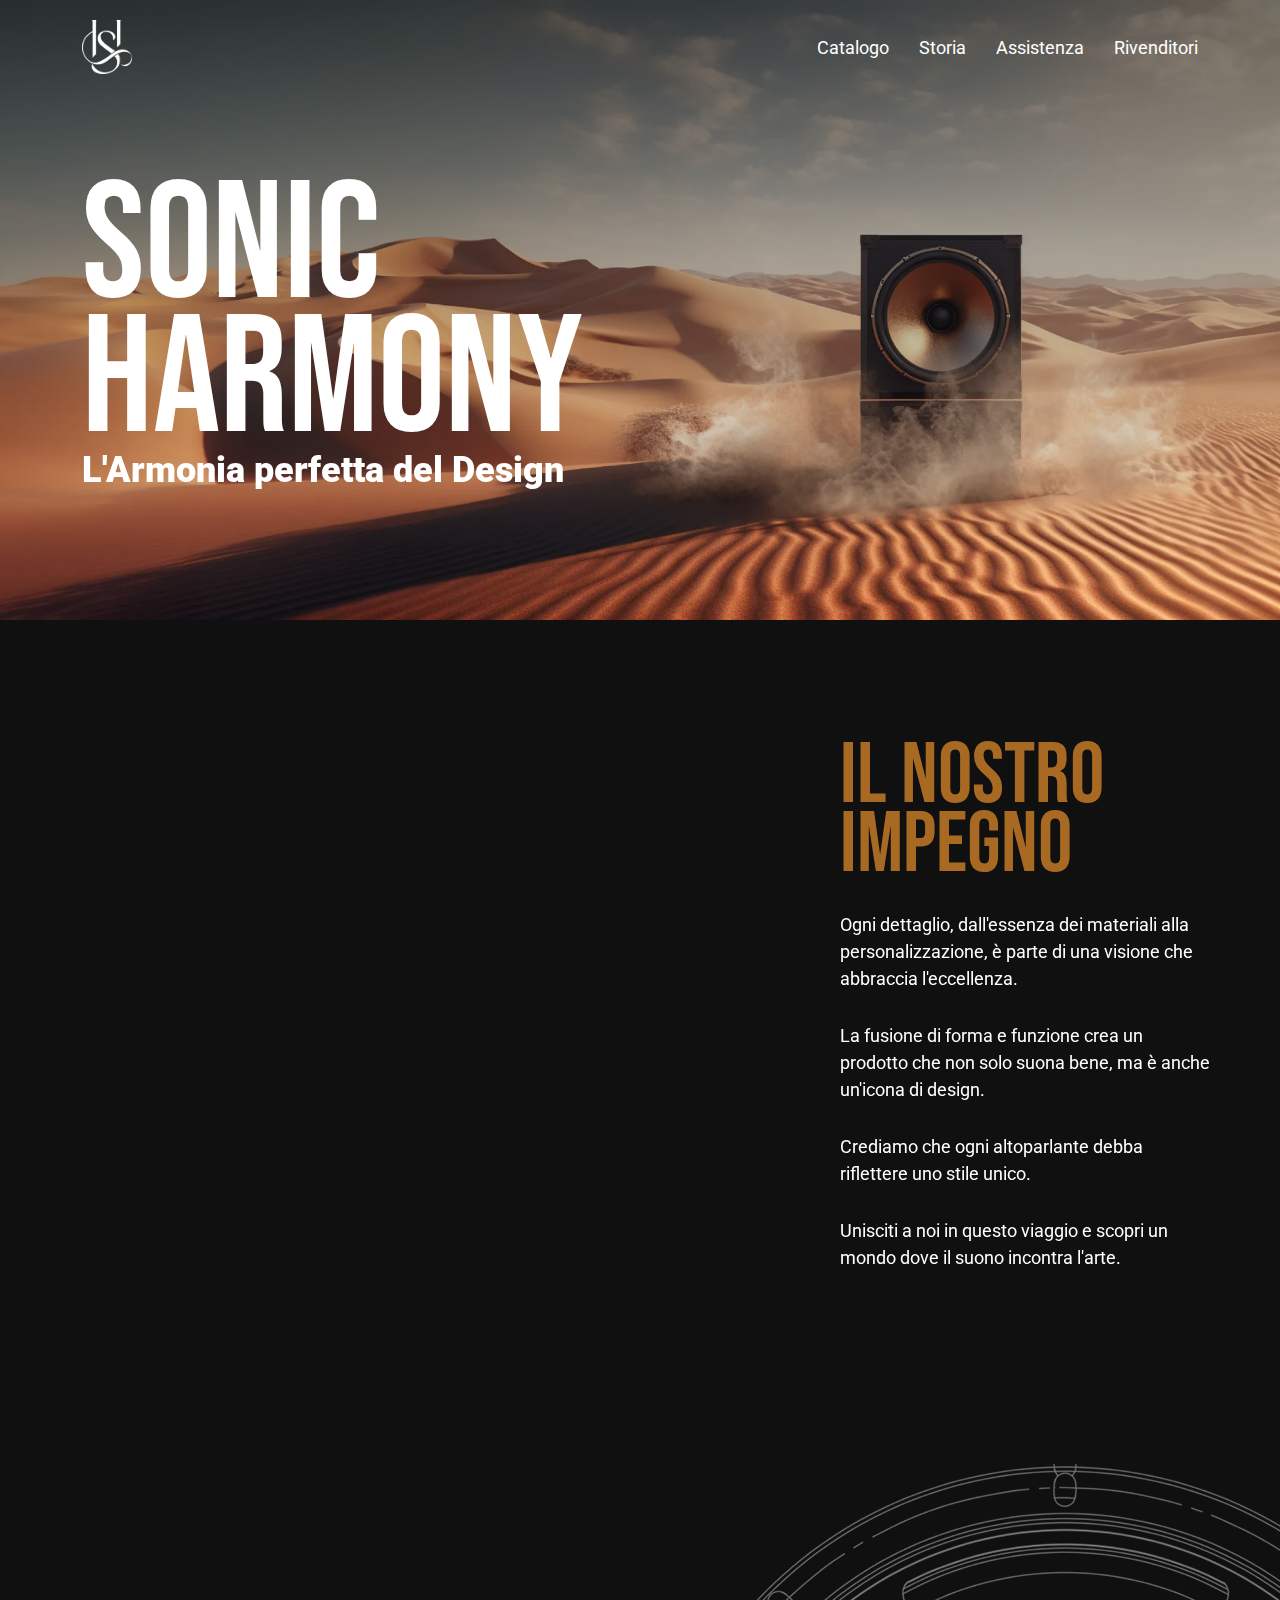
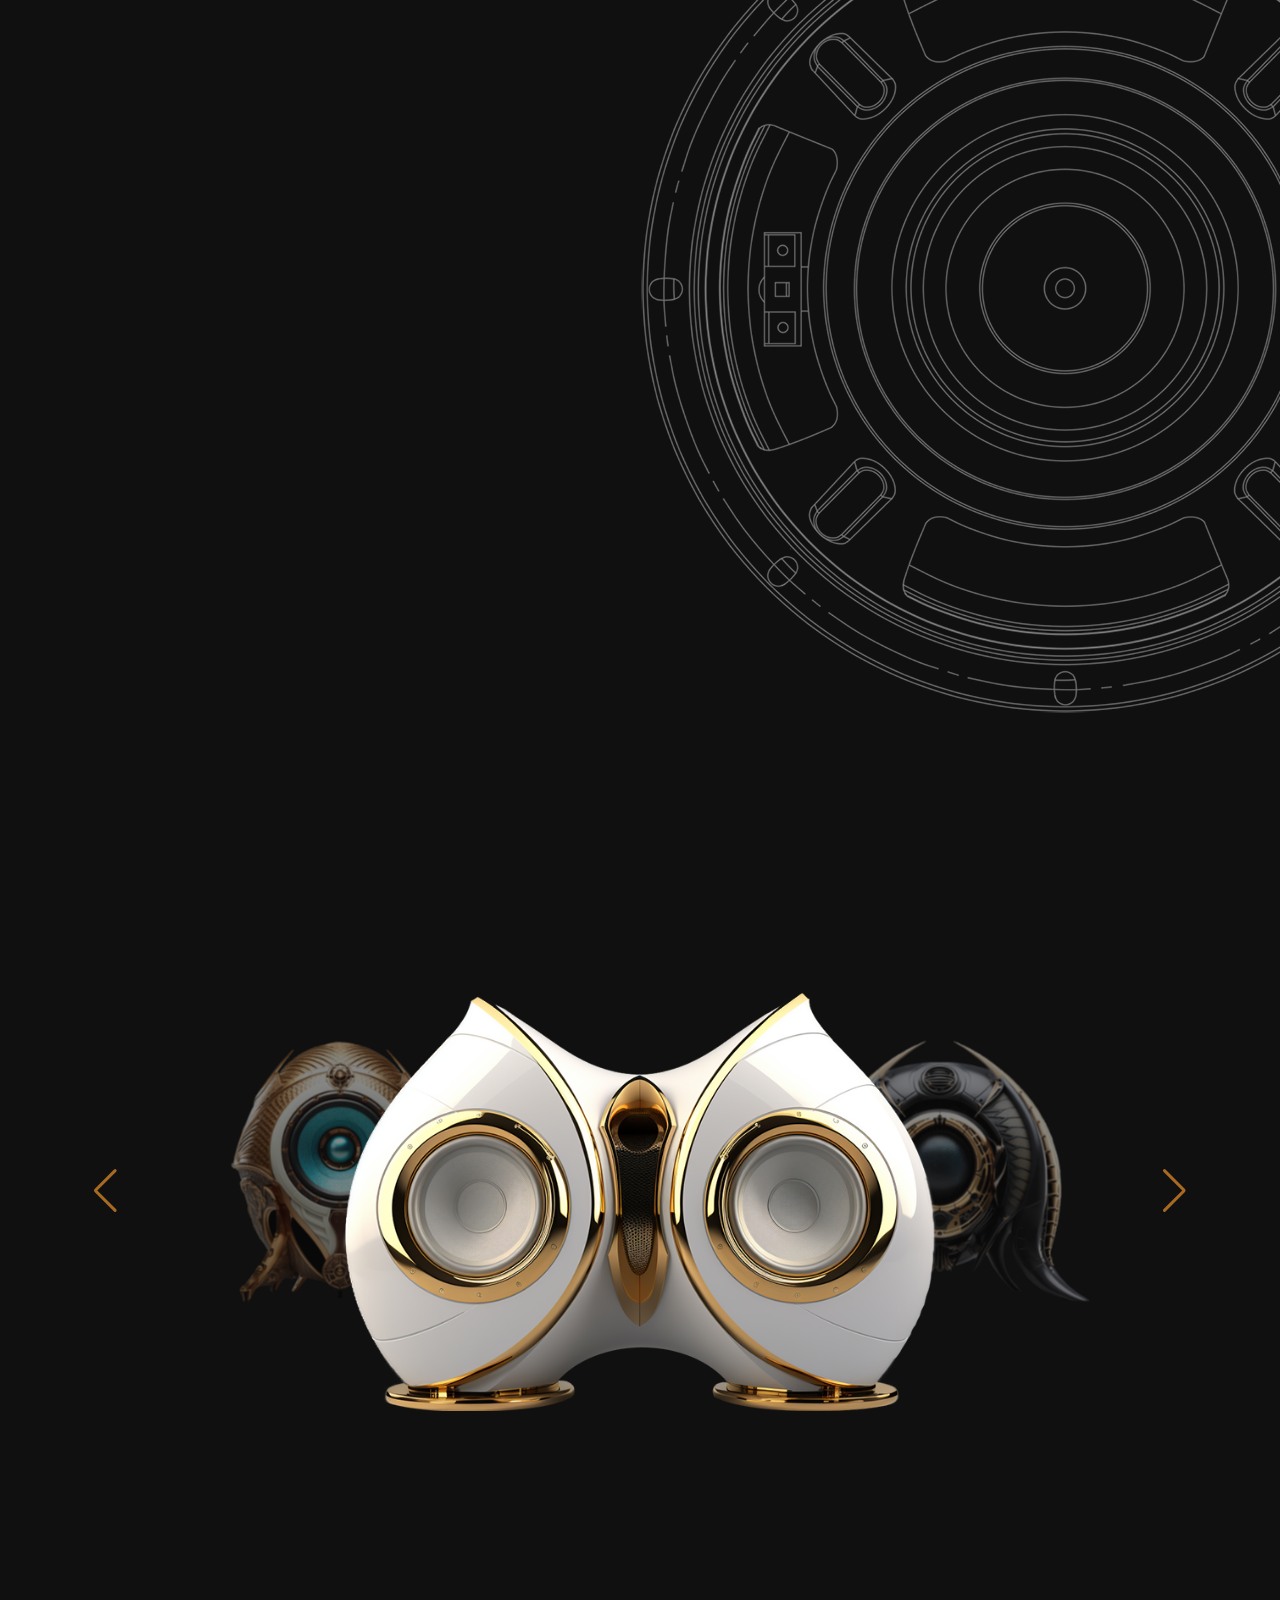
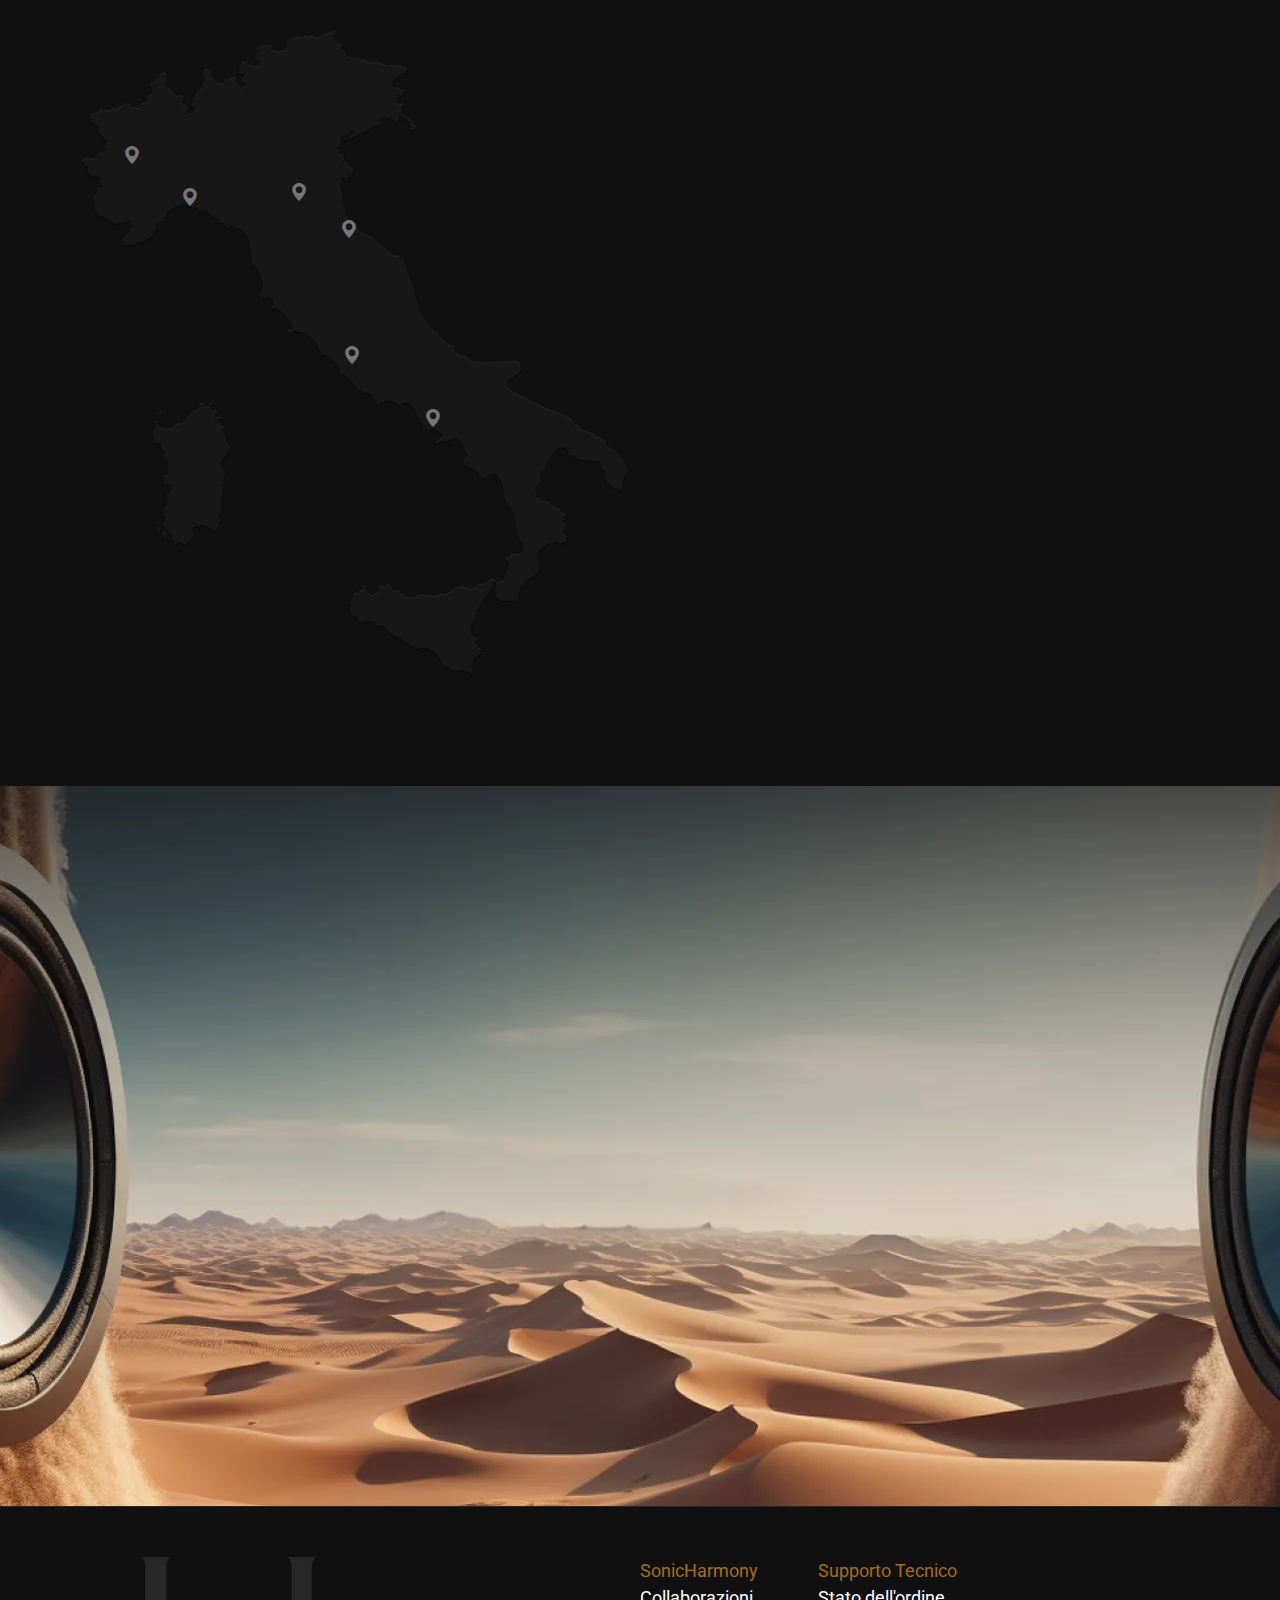
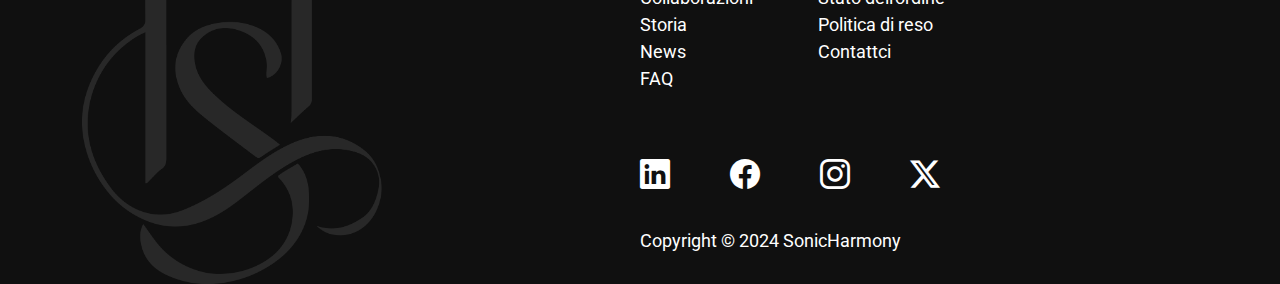
<file: SH/index.html>
<!doctype html>
<html lang="it">
<head>
<meta charset="utf-8">
<meta name="viewport" content="width=device-width, initial-scale=1">
<title>SonicHarmony - Home</title>
<meta name="title" property="og:title" content="SonicHarmony">
<meta name="description" property="og:description" content="Esplora il mondo dell'audio con i nostri altoparlanti dal design unico. Ogni suono è frutto di passione e ricerca, per offrirti un'esperienza indimenticabile. Scopri la bellezza del suono distintivo e innovativo che abbiamo creato per te.">
<meta name="author" content="Salvatore Petraglia">
<meta property="og:type" content="website">
<meta property="og:url" content="https://www.salvatorepetraglia.com/SonicHarmony">
<meta property="og:image" content="https://www.salvatorepetraglia.com/SonicHarmony/img/OpenGraph.png">
<link rel="icon" type="image/png" sizes="32x32" href="Favicons/favicon-32x32.png">
<link rel="icon" type="image/png" sizes="96x96" href="Favicons/favicon-96x96.png">
<link rel="icon" type="image/png" sizes="16x16" href="Favicons/favicon-16x16.png">
<link href="https://cdn.jsdelivr.net/npm/bootstrap@5.3.3/dist/css/bootstrap.min.css" rel="stylesheet" integrity="sha384-QWTKZyjpPEjISv5WaRU9OFeRpok6YctnYmDr5pNlyT2bRjXh0JMhjY6hW+ALEwIH" crossorigin="anonymous">
<link rel="stylesheet" href="https://cdn.jsdelivr.net/npm/swiper@11/swiper-bundle.min.css"/>
<link rel="preconnect" href="https://fonts.googleapis.com">
<link rel="preconnect" href="https://fonts.gstatic.com" crossorigin>
<link href="https://fonts.googleapis.com/css2?family=Bebas+Neue&family=Roboto:wght@400;500;700&family=Zen+Dots&display=swap" rel="stylesheet">
<link rel="stylesheet" href="https://cdn.jsdelivr.net/npm/swiper@11/swiper-bundle.min.css"/>
<link href="https://unpkg.com/aos@2.3.1/dist/aos.css" rel="stylesheet">
<link href="css/main.css" rel="stylesheet" type="text/css">
</head>
<body>
<header class="position-absolute t-0 s-0 w-100 z-2">
  <div id="hamburger" class="position-fixed d-flex d-lg-none"> <span></span> <span></span> <span></span> </div>
  <div id="wrapper-menu" class="w-100 d-flex d-lg-none justify-content-center align-items-center">
    <nav>
      <ul class="list-unstyled">
        <li><a href="catalogo.html" title="Sfoglia il Catalogo">Catalogo</a></li>
        <li><a href="storia.html" title="La Nostra Storia">Storia</a></li>
        <li><a data-bs-toggle="offcanvas" href="#staticBackdrop" role="button" aria-controls="staticBackdropLabel" title="Supporto Tecnico">Assistenza</a></li>
        <li><a href="rivenditori.html" title="Trova un Rivenditore">Rivenditori</a></li>
      </ul>
    </nav>
  </div>
  <div id="menu" class="container d-flex justify-content-between align-items-center"> <a href= "#" class="logo"><img src="img/Logo.png" alt="logo" title="logo"/></a>
    <nav>
      <ul class="d-none d-lg-flex list-unstyled mb-0">
        <li><a href="catalogo.html" title="Sfoglia il Catalogo">Catalogo</a></li>
        <li><a href="storia.html" title="La Nostra Storia">Storia</a></li>
        <li><a data-bs-toggle="offcanvas" href="#staticBackdrop" role="button" aria-controls="staticBackdropLabel"  title="Supporto Tecnico">Assistenza</a></li>
        <li><a href="rivenditori.html" title="Trova un Rivenditore">Rivenditori</a></li>
      </ul>
    </nav>
  </div>
  <div class="offcanvas offcanvas-start" data-bs-backdrop="static" tabindex="-1" id="staticBackdrop" aria-labelledby="staticBackdropLabel">
    <div class="offcanvas-header">
      <h5 class="offcanvas-title" id="staticBackdropLabel">Contatti</h5>
      <button type="button" class="btn-close" data-bs-dismiss="offcanvas" aria-label="Close"></button>
    </div>
    <div class="offcanvas-body">
      <div>
        <nav>
          <ul class="list-unstyled">
            <li><i class="bi bi-telephone"></i>800 001 002</li>
            <li><i class="bi bi-chat"></i> Scrivici
              <form>
                <input type="text" name="nome" placeholder=" Nome">
                <input type="email" name="email" placeholder=" E-mail">
                <textarea name="richiesta" placeholder=" Descrivi la tua esperienza..."></textarea>
                <input class="btn btn-warning w-100" type="submit" name="invia" value="Invia">
              </form>
            </li>
          </ul>
        </nav>
      </div>
    </div>
  </div>
</header>
<main>
  <section id="hero-homepage" class="homepage container-fluid gx-0">
    <div id="ombra"></div>
    <img id="frame" src="img/hero-homepage.webp" alt="speaker-homepage" title="speaker-homepage"/>
    <div class="titolo container position-relative">
      <h1 data-aos="fade-right" data-aos-duration="1000">Sonic<br class="d-block d-sm-none d-md-block">
        Harmony</h1>
      <h4 data-aos="fade-right" data-aos-duration="1000" data-aos-delay="300">L'Armonia perfetta del Design</h4>
    </div>
  </section>
  <section id="primo-verso">
    <div class="container">
      <div class="testi-dx col col-xl-6">
        <div class="col col-xl-8" data-aos="fade-up" data-aos-anchor-placement="top-bottom" data-aos-duration="1000">
          <h2>Il nostro impegno</h2>
          <p>Ogni dettaglio, dall'essenza dei materiali alla personalizzazione, è parte di una visione che abbraccia l'eccellenza.</p>
          <p>La fusione di forma e funzione crea un prodotto che non solo suona bene, ma è anche un'icona di design.</p>
          <p>Crediamo che ogni altoparlante debba riflettere uno stile unico.</p>
          <p>Unisciti a noi in questo viaggio e  scopri un mondo dove il suono incontra l'arte.</p>
        </div>
        <div class="designer-tab col d-xl-none" data-aos="zoom-in" data-aos-anchor-placement="top-bottom" data-aos-duration="1000"><img src="img/Tablet-Homepage-Section1.webp" class="w-100" alt="designer" title="designer"/></div>
        <div id="bottone-pv" data-aos="zoom-in" data-aos-anchor-placement="top-bottom" data-aos-duration="1000"> <a href="storia.html" class="btn btn-warning">Scopri di più</a></div>
      </div>
      <div id="contenitore-designer" data-aos="fade-right" data-aos-anchor-placement="top-center" data-aos-duration="1000">
        <div class="designer d-none d-xl-flex"><img src="img/Desktop-Homepage-Section1.webp" alt="Designer" title="Designer"/></div>
      </div>
    </div>
  </section>
  <section id="secondo-verso" class="overflow-hidden">
    <div class="cone container">
      <div class="testi-sin container col col-xl-6">
        <div class="col col-xl-8">
          <h2 data-aos="fade-right" data-aos-duration="1000">Innovazione e design</h2>
          <div data-aos="fade-right" data-aos-duration="1000">
            <h3>Wireless Intelligente:</h3>
            <p>Per connettività stabile ad alta velocità.</p>
            <h3>Intelligenza Artificiale (IA):</h3>
            <p>Per ottimizzazione automatica delle impostazioni audio.</p>
            <h3>Compatibilità Multipiattaforma:</h3>
            <p>Per un'interazione fluida con diversi dispositivi e piattaforme.</p>
            <h3>Controlli touch e comandi vocali:</h3>
            <p>Per un'interfaccia utente intuitiva e accessibile.</p>
          </div>
          <div class="cono-tab d-flex d-xl-none"><img src="img/disegno speaker_bianco.png" alt="cono" title="cono"/> </div>
          <div id="bottone-sv" data-aos="zoom-in" data-aos-anchor-placement="top-bottom" data-aos-duration="1000"><a href="catalogo.html" class="btn btn-warning">Sfoglia il Catalogo</a> </div>
        </div>
      </div>
      <div class="cono d-none d-xl-flex"><img src="img/disegno speaker_bianco.png" alt="cono" title="cono"/></div>
    </div>
  </section>
  <section id="carousel">
    <div class="container">
      <h2 class="text-center" data-aos="fade-up" data-aos-anchor-placement="top-bottom" data-aos-duration="1000">Nuova collezione</h2>
      <div class="swiper mySwiper">
        <div class="swiper-wrapper">
          <div class="swiper-slide"> <img src="img/Hootwave.png"  alt="immagine speaker" title="HootWave"/></div>
          <div class="swiper-slide"> <img src="img/XenoSonic.png"  alt="immagine speaker" title="XenoSonic"/></div>
          <div class="swiper-slide"> <img src="img/FaberG.png"  alt="immagine speaker" title="FaberG"/></div>
          <div class="swiper-slide"> <img src="img/Hootwave.png"  alt="immagine speaker" title="HootWave"/></div>
          <div class="swiper-slide"> <img src="img/XenoSonic.png"  alt="immagine speaker" title="XenoSonic"/></div>
          <div class="swiper-slide"> <img src="img/FaberG.png"  alt="immagine speaker" title="FaberG"/></div>
        </div>
        <div class="swiper-button-next"></div>
        <div class="swiper-button-prev"></div>
      </div>
      <div class="d-flex justify-content-center" data-aos="zoom-in" data-aos-anchor-placement="top-bottom" data-aos-duration="1000"> <a href="catalogo.html" class="btn btn-warning">Sfoglia il Catalogo</a> </div>
    </div>
  </section>
  <section id="rivenditori">
    <div class="container">
      <div class="row align-items-center d-block d-lg-flex flex-row justify-content-between">
        <div class="d-none d-md-block col-lg-6">
          <div id="mappa" class="position-relative"> <img src="img/Mappa.png" alt="mappa" class="d-none d-lg-flex w-100" title="mappa"/>
            <div id="napoli" class="puntatore position-absolute  d-none d-lg-flex" data-obiettivo="#uno"> <i class="bi bi-geo-alt-fill"></i>
              <div id="uno" class="city">Napoli</div>
            </div>
            <div id="roma" class="puntatore position-absolute  d-none d-lg-flex" data-obiettivo="#due"> <i class="bi bi-geo-alt-fill"></i>
              <div id="due" class="city">Roma</div>
            </div>
            <div id="sanmarino" class="puntatore position-absolute  d-none d-lg-flex" data-obiettivo="#tre"> <i class="bi bi-geo-alt-fill"></i>
              <div id="tre" class="city">San Marino</div>
            </div>
            <div id="bologna" class="puntatore position-absolute  d-none d-lg-flex" data-obiettivo="#quattro"> <i class="bi bi-geo-alt-fill"></i>
              <div id="quattro" class="city">Bologna</div>
            </div>
            <div id="genova" class="puntatore position-absolute  d-none d-lg-flex" data-obiettivo="#cinque"> <i class="bi bi-geo-alt-fill"></i>
              <div id="cinque" class="city">Genova</div>
            </div>
            <div id="torino" class="puntatore position-absolute  d-none d-lg-flex" data-obiettivo="#sei"> <i class="bi bi-geo-alt-fill"></i>
              <div id="sei" class="city">Torino</div>
            </div>
          </div>
        </div>
        <div class="col col-lg-5 text-center" data-aos="fade-up" placement="top-bottom" data-aos-duration="1000">
          <h2>TROVA RIVENDITORI</h2>
          <h4>Prova i tuoi altoparlanti<br>
            presso i nostri rivenditori.</h4>
          <a href="rivenditori.html" class="btn btn-warning">Trova la Rivendita</a></div>
      </div>
    </div>
  </section>
  <section id="offerta">
    <div class="container-fluid">
      <div class="testi-promo">
        <h2 data-aos="zoom-in" placement="top-bottom" data-aos-duration="1000">Maxi promozione!</h2>
        <h4 data-aos="zoom-in" placement="top-bottom" data-aos-duration="1000" data-aos-delay="200">Sconto del 15% su tutti gli<br>
          speakers del nostro catalogo.</h4>
        <div class="d-flex justify-content-center" data-aos="zoom-in" placement="top-bottom" data-aos-duration="1000" data-aos-delay="300"> <a href="catalogo.html" class="btn btn-warning">Sfoglia il Catalogo</a> </div>
      </div>
    </div>
  </section>
  <footer class="position-relative">
    <div class="container d-block d-md-flex align-items-top">
      <div id="logo-footer" class="d-none d-md-flex col col-md-6"> <img src="img/Logo.png" alt="logo" title="logo" /> </div>
      <div id="footer-dx" class="col col-md-6">
        <div class="testi-footer d-block d-md-flex">
          <div class="left-txt d-flex flex-column">
            <p>SonicHarmony</p>
            <a href="#">Collaborazioni</a> <a href="storia.html">Storia</a> <a href="#">News</a> <a href="#">FAQ</a> </div>
          <div class="right-txt d-flex flex-column">
            <p>Supporto Tecnico</p>
            <a href="rivenditori.html">Stato dell'ordine</a> <a href="#">Politica di reso</a> <a data-bs-toggle="offcanvas" href="#staticBackdrop" role="button" aria-controls="staticBackdropLabel">Contattci</a> </div>
        </div>
        <div id="social" class="d-flex"><a href="https://www.linkedin.com/"> <i class="bi bi-linkedin"></i></a><a href="https://www.facebook.com/"> <i class="bi bi-facebook"></i></a><a href="https://www.instagram.com/"> <i class="bi bi-instagram"></i></a><a href="https://twitter.com/"> <i class="bi bi-twitter-x"></i></a></div>
        <div id="copy">
          <p>Copyright © 2024 SonicHarmony</p>
        </div>
        <div id="logo-footer-tab" class="d-block d-md-none position-absolute"> <img src="img/Logo.png" class="w-100" alt="logo" title="logo" /> </div>
      </div>
    </div>
  </footer>
</main>
<script src="https://cdn.jsdelivr.net/npm/bootstrap@5.3.3/dist/js/bootstrap.bundle.min.js" integrity="sha384-YvpcrYf0tY3lHB60NNkmXc5s9fDVZLESaAA55NDzOxhy9GkcIdslK1eN7N6jIeHz" crossorigin="anonymous"></script> 
<script src="https://cdn.jsdelivr.net/npm/swiper@11/swiper-bundle.min.js"> </script> 
<script src="https://unpkg.com/aos@2.3.1/dist/aos.js"></script> 
<script type="text/javascript" src="js/main.js"></script>
</body>
</html>
</file>
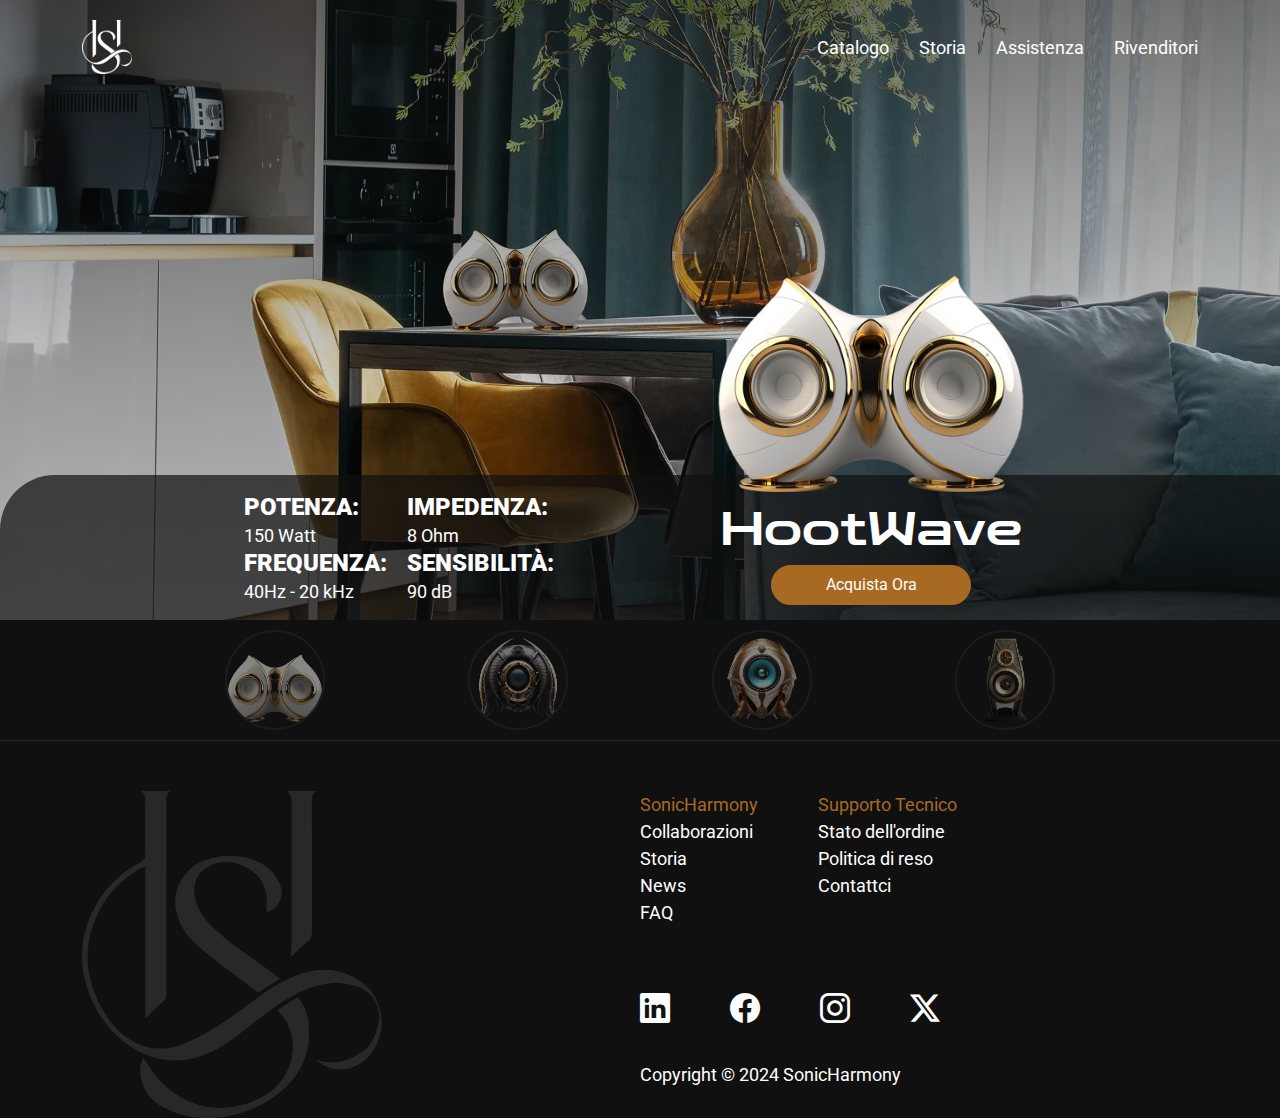
<file: SH/catalogo.html>
<!doctype html>
<html lang="it">
<head>
<meta charset="utf-8">
<meta name="viewport" content="width=device-width, initial-scale=1">
<title>SonicHarmony - Catalogo</title>
<meta name="title" property="og:title" content="SonicHarmony">
<meta name="description" property="og:description" content="Esplora il mondo dell'audio con i nostri altoparlanti dal design unico. Ogni suono è frutto di passione e ricerca, per offrirti un'esperienza indimenticabile. Scopri la bellezza del suono distintivo e innovativo che abbiamo creato per te.">
<meta name="author" content="Salvatore Petraglia">
<meta property="og:type" content="website">
<meta property="og:url" content="https://www.salvatorepetraglia.com/SonicHarmony">
<meta property="og:image" content="img/OpenGraph.png">
<link rel="icon" type="image/png" sizes="32x32" href="Favicons/favicon-32x32.png">
<link rel="icon" type="image/png" sizes="96x96" href="Favicons/favicon-96x96.png">
<link rel="icon" type="image/png" sizes="16x16" href="Favicons/favicon-16x16.png">
<link href="https://cdn.jsdelivr.net/npm/bootstrap@5.3.3/dist/css/bootstrap.min.css" rel="stylesheet" integrity="sha384-QWTKZyjpPEjISv5WaRU9OFeRpok6YctnYmDr5pNlyT2bRjXh0JMhjY6hW+ALEwIH" crossorigin="anonymous">
<link rel="stylesheet" href="https://cdn.jsdelivr.net/npm/swiper@11/swiper-bundle.min.css"/>
<link rel="preconnect" href="https://fonts.googleapis.com">
<link rel="preconnect" href="https://fonts.gstatic.com" crossorigin>
<link href="https://fonts.googleapis.com/css2?family=Bebas+Neue&family=Roboto:wght@400;500;700&family=Zen+Dots&display=swap" rel="stylesheet">
<link rel="stylesheet" href="https://cdn.jsdelivr.net/npm/swiper@11/swiper-bundle.min.css"/>
<link href="https://unpkg.com/aos@2.3.1/dist/aos.css" rel="stylesheet">
<link href="css/main.css" rel="stylesheet" type="text/css">
</head>
<body>
<header class="position-absolute t-0 s-0 w-100 z-2">
  <div id="hamburger" class="position-fixed d-flex d-lg-none"> <span></span> <span></span> <span></span> </div>
  <div id="wrapper-menu" class="w-100 d-flex d-lg-none justify-content-center align-items-center">
    <nav>
      <ul class="list-unstyled">
        <li><a href="#" title="Sfoglia il Catalogo">Catalogo</a></li>
        <li><a href="storia.html" title="La Nostra Storia">Storia</a></li>
        <li><a data-bs-toggle="offcanvas" href="#staticBackdrop" role="button" aria-controls="staticBackdropLabel" title="Supporto Tecnico">Assistenza</a></li>
        <li><a href="rivenditori.html" title="Trova un Rivenditore">Rivenditori</a></li>
      </ul>
    </nav>
  </div>
  <div id="menu" class="container d-flex justify-content-between align-items-center"> <a href= "index.html" class="logo"><img src="img/Logo.png" alt="logo" title="logo"/></a>
    <nav>
      <ul class="d-none d-lg-flex list-unstyled mb-0">
        <li><a href="#" title="Sfoglia il Catalogo">Catalogo</a></li>
        <li><a href="storia.html" title="La Nostra Storia">Storia</a></li>
        <li><a data-bs-toggle="offcanvas" href="#staticBackdrop" role="button" aria-controls="staticBackdropLabel"  title="Supporto Tecnico">Assistenza</a></li>
        <li><a href="rivenditori.html" title="Trova un Rivenditore">Rivenditori</a></li>
      </ul>
    </nav>
  </div>
  <div class="offcanvas offcanvas-start" data-bs-backdrop="static" tabindex="-1" id="staticBackdrop" aria-labelledby="staticBackdropLabel">
    <div class="offcanvas-header">
      <h5 class="offcanvas-title" id="staticBackdropLabel">Contatti</h5>
      <button type="button" class="btn-close" data-bs-dismiss="offcanvas" aria-label="Close"></button>
    </div>
    <div class="offcanvas-body">
      <div>
        <nav>
          <ul class="list-unstyled">
            <li><i class="bi bi-telephone"></i>800 001 002</li>
            <li><i class="bi bi-chat"></i> Scrivici
              <form>
                <input type="text" name="nome" placeholder=" Nome">
                <input type="email" name="email" placeholder=" E-mail">
                <textarea name="richiesta" placeholder=" Descrivi la tua esperienza..."></textarea>
                <input class="btn btn-warning w-100" type="submit" name="invia" value="Invia">
              </form>
            </li>
          </ul>
        </nav>
      </div>
    </div>
  </div>
</header>
<main>
  <section id="hero-catalogo" class="container-fluid gx-0 position-relative overflow-hidden">
    <div id="ombra"></div>
    <img id="frame" src="img/livingroom1.webp" alt="hero-catalogo" title="hero-catalogo"/> <a href="#" data-image="img/desktop-catalogo.webp"></a>
    <div id="card1" class="cards slide position-absolute">
      <div class="contenitore-el">
        <div class="elementi container">
          <div id="card-img1"> <img src="img/Hootwave.png" alt="hootwave" title="HootWave"/>
            <h5>HootWave</h5>
            <a href="#" class="btn btn-warning">Acquista Ora</a> </div>
          <div class="card-text">
            <div> <span>
              <h4>POTENZA:</h4>
              <p>150 Watt</p>
              </span> <span>
              <h4>FREQUENZA:</h4>
              <p>40Hz - 20 kHz</p>
              </span> </div>
            <div> <span>
              <h4>IMPEDENZA:</h4>
              <p>8 Ohm</p>
              </span> <span>
              <h4>SENSIBILIT&Agrave;:</h4>
              <p>90 dB</p>
              </span> </div>
          </div>
        </div>
      </div>
    </div>
    <div id="card2" class="cards position-absolute">
      <div class="contenitore-el">
        <div class="elementi container">
          <div id="card-img2"> <img src="img/XenoSonic.png" alt="XenoSonic" title="XenoSonic"/>
            <h5>XenoSonic</h5>
            <a href="#" class="btn btn-warning">Acquista Ora</a> </div>
          <div class="card-text">
            <div> <span>
              <h4>POTENZA:</h4>
              <p>200 Watt</p>
              </span> <span>
              <h4>FREQUENZA:</h4>
              <p>35Hz - 22 kHz</p>
              </span> </div>
            <div> <span>
              <h4>IMPEDENZA:</h4>
              <p>6 Ohm</p>
              </span> <span>
              <h4>SENSIBILIT&Agrave;:</h4>
              <p>88 dB</p>
              </span> </div>
          </div>
        </div>
      </div>
    </div>
    <div id="card3" class="cards position-absolute">
      <div class="contenitore-el">
        <div class="elementi container">
          <div id="card-img3"> <img src="img/FaberG.png" alt="FaberG" title="FaberG"/>
            <h5>FaberG</h5>
            <a href="#" class="btn btn-warning">Acquista Ora</a> </div>
          <div class="card-text">
            <div> <span>
              <h4>POTENZA:</h4>
              <p>100 Watt</p>
              </span> <span>
              <h4>FREQUENZA:</h4>
              <p>45Hz - 18 kHz</p>
              </span> </div>
            <div> <span>
              <h4>IMPEDENZA:</h4>
              <p>4 Ohm</p>
              </span> <span>
              <h4>SENSIBILIT&Agrave;:</h4>
              <p>92 dB</p>
              </span> </div>
          </div>
        </div>
      </div>
    </div>
    <div id="card4" class="cards position-absolute">
      <div class="contenitore-el">
        <div class="elementi container">
          <div id="card-img4"> <img src="img/DuneSound.png" alt="DuneSound" title="DuneSound"/>
            <h5>DuneSound</h5>
            <a href="#" class="btn btn-warning">Acquista Ora</a> </div>
          <div class="card-text">
            <div> <span>
              <h4>POTENZA:</h4>
              <p>180 Watt</p>
              </span> <span>
              <h4>FREQUENZA:</h4>
              <p>30Hz - 25 kHz</p>
              </span> </div>
            <div> <span>
              <h4>IMPEDENZA:</h4>
              <p>16 Ohm</p>
              </span> <span>
              <h4>SENSIBILIT&Agrave;:</h4>
              <p>85 dB</p>
              </span> </div>
          </div>
        </div>
      </div>
    </div>
  </section>
  <section id="selection">
    <div class="container">
      <div class="d-flex justify-content-evenly">
        <div class="speaker"> <a href="#" class="cambia" data-obiettivo="#card1"> <img src="img/Hootwave.png" alt="HootWave" title="HootWave" data-image="img/livingroom1.webp"/> </a> </div>
        <div class="speaker"> <a href="#" class="cambia" data-obiettivo="#card2"> <img src="img/XenoSonic.png" alt="XenoSonic" title="XenoSonic" data-image="img/livingroom2.webp"/> </a> </div>
        <div class="speaker"> <a href="#" class="cambia" data-obiettivo="#card3"> <img src="img/FaberG.png" alt="FaberG" title="FaberG" data-image="img/livingroom3.webp"/> </a> </div>
        <div class="speaker"> <a href="#" class="cambia" data-obiettivo="#card4"> <img src="img/DuneSound.png" alt="DuneSound" title="DuneSound"  data-image="img/livingroom4.webp"/> </a> </div>
      </div>
    </div>
  </section>
  <footer class="position-relative">
    <div class="container d-block d-md-flex align-items-top">
      <div id="logo-footer" class="d-none d-md-flex col col-md-6"> <img src="img/Logo.png" alt="logo" title="logo" /> </div>
      <div id="footer-dx" class="col col-md-6">
        <div class="testi-footer d-block d-md-flex">
          <div class="left-txt d-flex flex-column">
            <p>SonicHarmony</p>
            <a href="#">Collaborazioni</a> <a href="storia.html">Storia</a> <a href="#">News</a> <a href="#">FAQ</a> </div>
          <div class="right-txt d-flex flex-column">
            <p>Supporto Tecnico</p>
            <a href="rivenditori.html">Stato dell'ordine</a> <a href="#">Politica di reso</a> <a data-bs-toggle="offcanvas" href="#staticBackdrop" role="button" aria-controls="staticBackdropLabel">Contattci</a> </div>
        </div>
        <div id="social" class="d-flex"><a href="https://www.linkedin.com/"> <i class="bi bi-linkedin"></i></a><a href="https://www.facebook.com/"> <i class="bi bi-facebook"></i></a><a href="https://www.instagram.com/"> <i class="bi bi-instagram"></i></a><a href="https://twitter.com/"> <i class="bi bi-twitter-x"></i></a></div>
        <div id="copy">
          <p>Copyright © 2024 SonicHarmony</p>
        </div>
        <div id="logo-footer-tab" class="d-block d-md-none position-absolute"> <img src="img/Logo.png" class="w-100" alt="logo" title="logo" /> </div>
      </div>
    </div>
  </footer>
</main>
<script src="https://cdn.jsdelivr.net/npm/bootstrap@5.3.3/dist/js/bootstrap.bundle.min.js" integrity="sha384-YvpcrYf0tY3lHB60NNkmXc5s9fDVZLESaAA55NDzOxhy9GkcIdslK1eN7N6jIeHz" crossorigin="anonymous"></script> 
<script src="https://cdn.jsdelivr.net/npm/swiper@11/swiper-bundle.min.js"> </script> 
<script src="https://unpkg.com/aos@2.3.1/dist/aos.js"></script> 
<script type="text/javascript" src="js/main.js"></script>
</body>
</html>
</file>
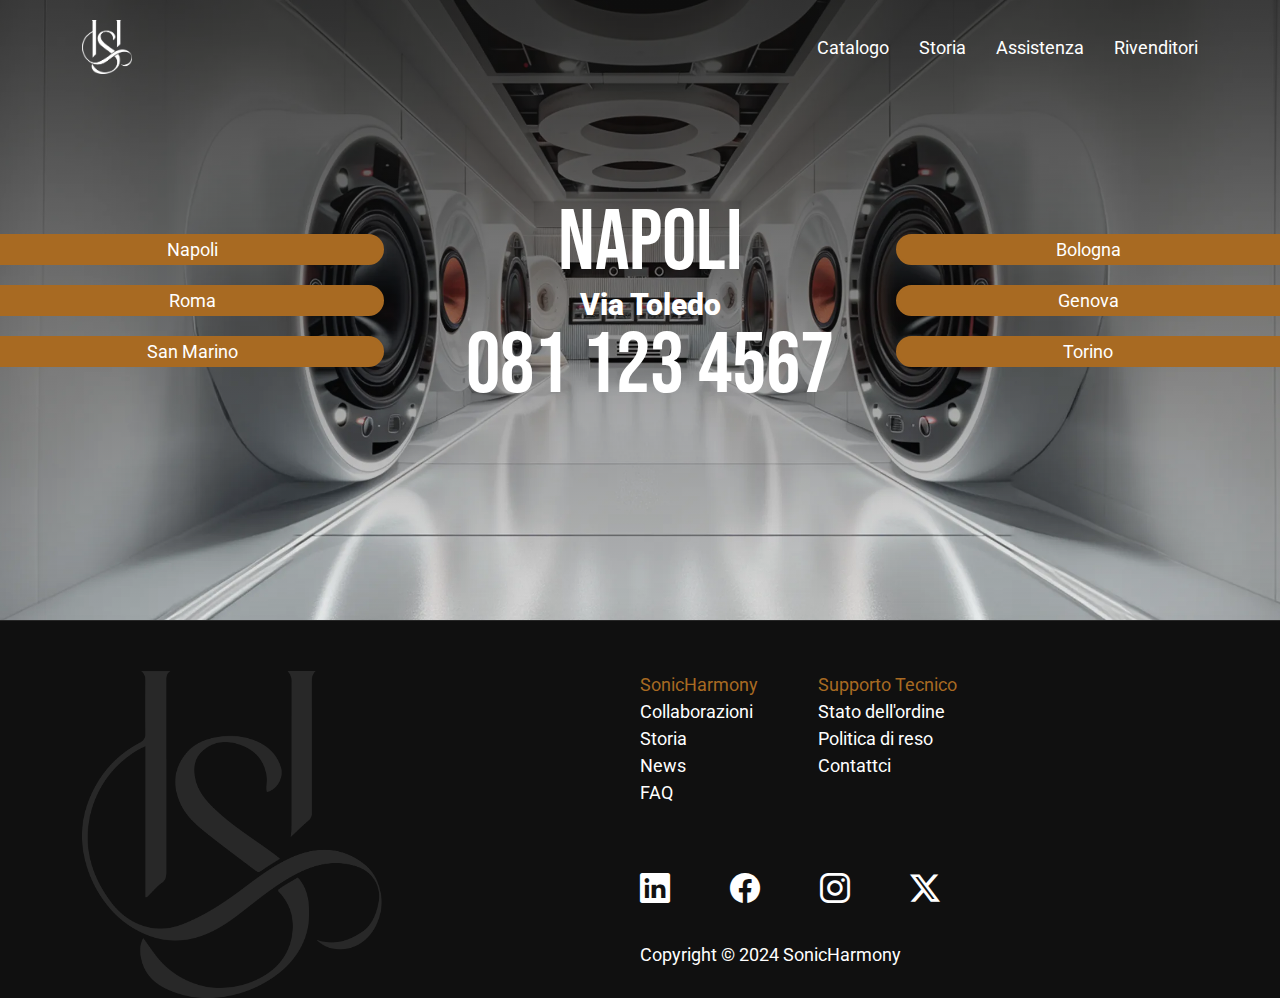
<file: SH/rivenditori.html>
<!doctype html>
<html lang="it">
<head>
<meta charset="utf-8">
<meta name="viewport" content="width=device-width, initial-scale=1">
<title>SonicHarmony - Rivenditori</title>
<meta name="title" property="og:title" content="SonicHarmony">
<meta name="description" property="og:description" content="Esplora il mondo dell'audio con i nostri altoparlanti dal design unico. Ogni suono è frutto di passione e ricerca, per offrirti un'esperienza indimenticabile. Scopri la bellezza del suono distintivo e innovativo che abbiamo creato per te.">
<meta name="author" content="Salvatore Petraglia">
<meta property="og:type" content="website">
<meta property="og:url" content="https://www.salvatorepetraglia.com/SonicHarmony">
<meta property="og:image" content="img/OpenGraph.png">
<link rel="icon" type="image/png" sizes="32x32" href="Favicons/favicon-32x32.png">
<link rel="icon" type="image/png" sizes="96x96" href="Favicons/favicon-96x96.png">
<link rel="icon" type="image/png" sizes="16x16" href="Favicons/favicon-16x16.png">
<link href="https://cdn.jsdelivr.net/npm/bootstrap@5.3.3/dist/css/bootstrap.min.css" rel="stylesheet" integrity="sha384-QWTKZyjpPEjISv5WaRU9OFeRpok6YctnYmDr5pNlyT2bRjXh0JMhjY6hW+ALEwIH" crossorigin="anonymous">
<link rel="stylesheet" href="https://cdn.jsdelivr.net/npm/swiper@11/swiper-bundle.min.css"/>
<link rel="preconnect" href="https://fonts.googleapis.com">
<link rel="preconnect" href="https://fonts.gstatic.com" crossorigin>
<link href="https://fonts.googleapis.com/css2?family=Bebas+Neue&family=Roboto:wght@400;500;700&family=Zen+Dots&display=swap" rel="stylesheet">
<link rel="stylesheet" href="https://cdn.jsdelivr.net/npm/swiper@11/swiper-bundle.min.css"/>
<link href="https://unpkg.com/aos@2.3.1/dist/aos.css" rel="stylesheet">
<link href="css/main.css" rel="stylesheet" type="text/css">
</head>
<body>
<header class="position-absolute t-0 s-0 w-100 z-2">
  <div id="hamburger" class="position-fixed d-flex d-lg-none"> <span></span> <span></span> <span></span> </div>
  <div id="wrapper-menu" class="w-100 d-flex d-lg-none justify-content-center align-items-center">
    <nav>
      <ul class="list-unstyled">
        <li><a href="catalogo.html" title="Sfoglia il Catalogo">Catalogo</a></li>
        <li><a href="storia.html" title="La Nostra Storia">Storia</a></li>
        <li><a data-bs-toggle="offcanvas" href="#staticBackdrop" role="button" aria-controls="staticBackdropLabel" title="Supporto Tecnico">Assistenza</a></li>
        <li><a href="#" title="Trova un Rivenditore">Rivenditori</a></li>
      </ul>
    </nav>
  </div>
  <div id="menu" class="container d-flex justify-content-between align-items-center"> <a href= "index.html" class="logo"><img src="img/Logo.png" alt="logo" title="logo"/></a>
    <nav>
      <ul class="d-none d-lg-flex list-unstyled mb-0">
        <li><a href="catalogo.html" title="Sfoglia il Catalogo">Catalogo</a></li>
        <li><a href="storia.html" title="La Nostra Storia">Storia</a></li>
        <li><a data-bs-toggle="offcanvas" href="#staticBackdrop" role="button" aria-controls="staticBackdropLabel"  title="Supporto Tecnico">Assistenza</a></li>
        <li><a href="#" title="Trova un Rivenditore">Rivenditori</a></li>
      </ul>
    </nav>
  </div>
  <div class="offcanvas offcanvas-start" data-bs-backdrop="static" tabindex="-1" id="staticBackdrop" aria-labelledby="staticBackdropLabel">
    <div class="offcanvas-header">
      <h5 class="offcanvas-title" id="staticBackdropLabel">Contatti</h5>
      <button type="button" class="btn-close" data-bs-dismiss="offcanvas" aria-label="Close"></button>
    </div>
    <div class="offcanvas-body">
      <div>
        <nav>
          <ul class="list-unstyled">
            <li><i class="bi bi-telephone"></i>800 001 002</li>
            <li><i class="bi bi-chat"></i> Scrivici
              <form>
                <input type="text" name="nome" placeholder=" Nome">
                <input type="email" name="email" placeholder=" E-mail">
                <textarea name="richiesta" placeholder=" Descrivi la tua esperienza..."></textarea>
                <input class="btn btn-warning w-100" type="submit" name="invia" value="Invia">
              </form>
            </li>
          </ul>
        </nav>
      </div>
    </div>
  </div>
</header>
<main>
  <section id="hero" class="container-fluid gx-0"> <img id="frame" src="img/desktop-rivenditori.webp" alt="desktop-rivenditori"/> </section>
  <section id="rivendite">
    <div id="contenitore-btn">
      <div id="left-btn"> <a href="#" class="napoli city-btn">Napoli</a> <a href="#" class="roma city-btn">Roma</a> <a href="#" class="sanmarino city-btn">San Marino</a> </div>
      <div id="cities">
        <h2 id="città">Napoli</h2>
        <h4 id="via">Via Toledo</h4>
        <h2 id="telefono">081 123 4567</h2>
      </div>
      <div id="right-btn"> <a href="#" class="bologna city-btn">Bologna</a> <a href="#" class="genova city-btn">Genova</a> <a href="#" class="torino city-btn">Torino</a> <span><a href="#" class="napoli2 city-btn">Napoli</a> <a href="#" class="roma2 city-btn">Roma</a> <a href="#" class="sanmarino2 city-btn">San Marino</a></span> </div>
    </div>
  </section>
  <footer class="position-relative">
    <div class="container d-block d-md-flex align-items-top">
      <div id="logo-footer" class="d-none d-md-flex col col-md-6"> <img src="img/Logo.png" alt="logo" title="logo" /> </div>
      <div id="footer-dx" class="col col-md-6">
        <div class="testi-footer d-block d-md-flex">
          <div class="left-txt d-flex flex-column">
            <p>SonicHarmony</p>
            <a href="#">Collaborazioni</a> <a href="storia.html">Storia</a> <a href="#">News</a> <a href="#">FAQ</a> </div>
          <div class="right-txt d-flex flex-column">
            <p>Supporto Tecnico</p>
            <a href="#">Stato dell'ordine</a> <a href="#">Politica di reso</a> <a data-bs-toggle="offcanvas" href="#staticBackdrop" role="button" aria-controls="staticBackdropLabel">Contattci</a> </div>
        </div>
        <div id="social" class="d-flex"><a href="https://www.linkedin.com/"> <i class="bi bi-linkedin"></i></a><a href="https://www.facebook.com/"> <i class="bi bi-facebook"></i></a><a href="https://www.instagram.com/"> <i class="bi bi-instagram"></i></a><a href="https://twitter.com/"> <i class="bi bi-twitter-x"></i></a></div>
        <div id="copy">
          <p>Copyright © 2024 SonicHarmony</p>
        </div>
        <div id="logo-footer-tab" class="d-block d-md-none position-absolute"> <img src="img/Logo.png" class="w-100" alt="logo" title="logo" /> </div>
      </div>
    </div>
  </footer>
</main>
<script src="https://cdn.jsdelivr.net/npm/bootstrap@5.3.3/dist/js/bootstrap.bundle.min.js" integrity="sha384-YvpcrYf0tY3lHB60NNkmXc5s9fDVZLESaAA55NDzOxhy9GkcIdslK1eN7N6jIeHz" crossorigin="anonymous"></script> 
<script src="https://cdn.jsdelivr.net/npm/swiper@11/swiper-bundle.min.js"> </script> 
<script src="https://unpkg.com/aos@2.3.1/dist/aos.js"></script> 
<script type="text/javascript" src="js/main.js"></script> 
<script>AOS.init({});</script>
</body>
</html>
</file>
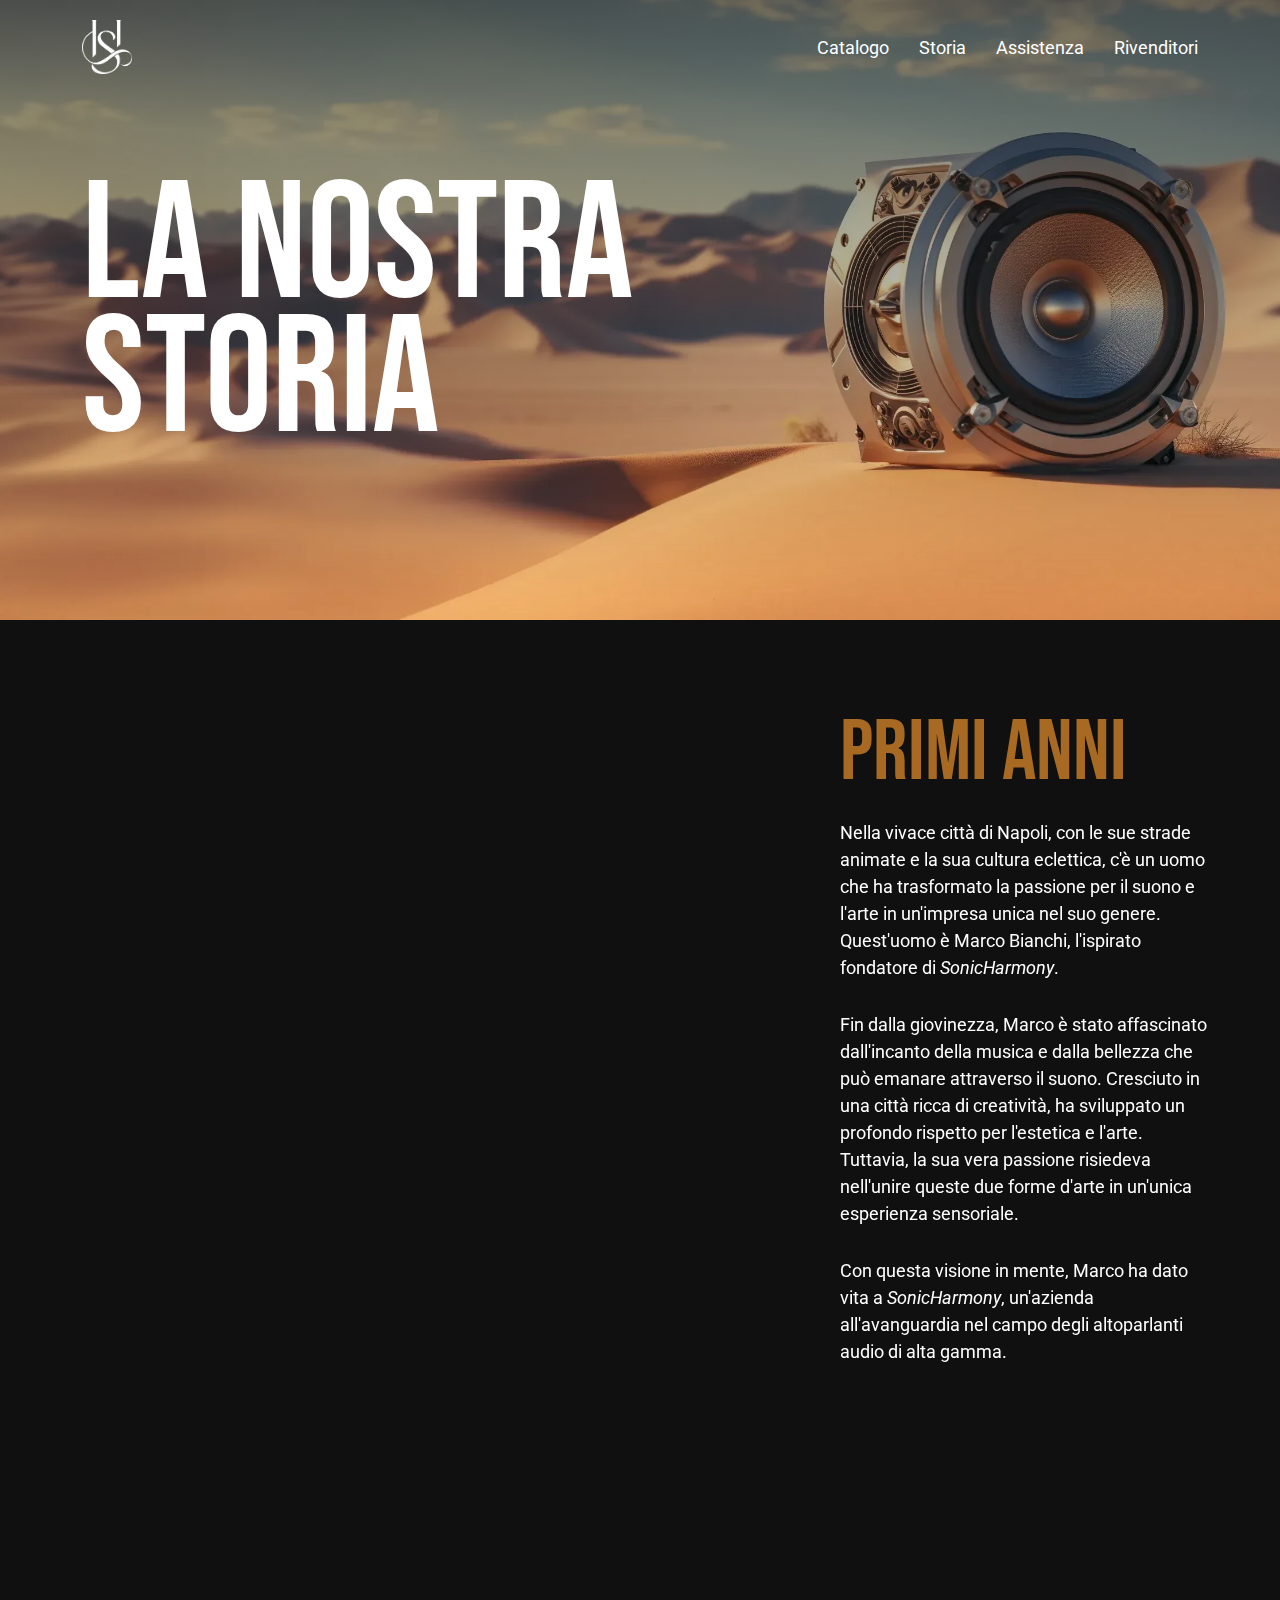
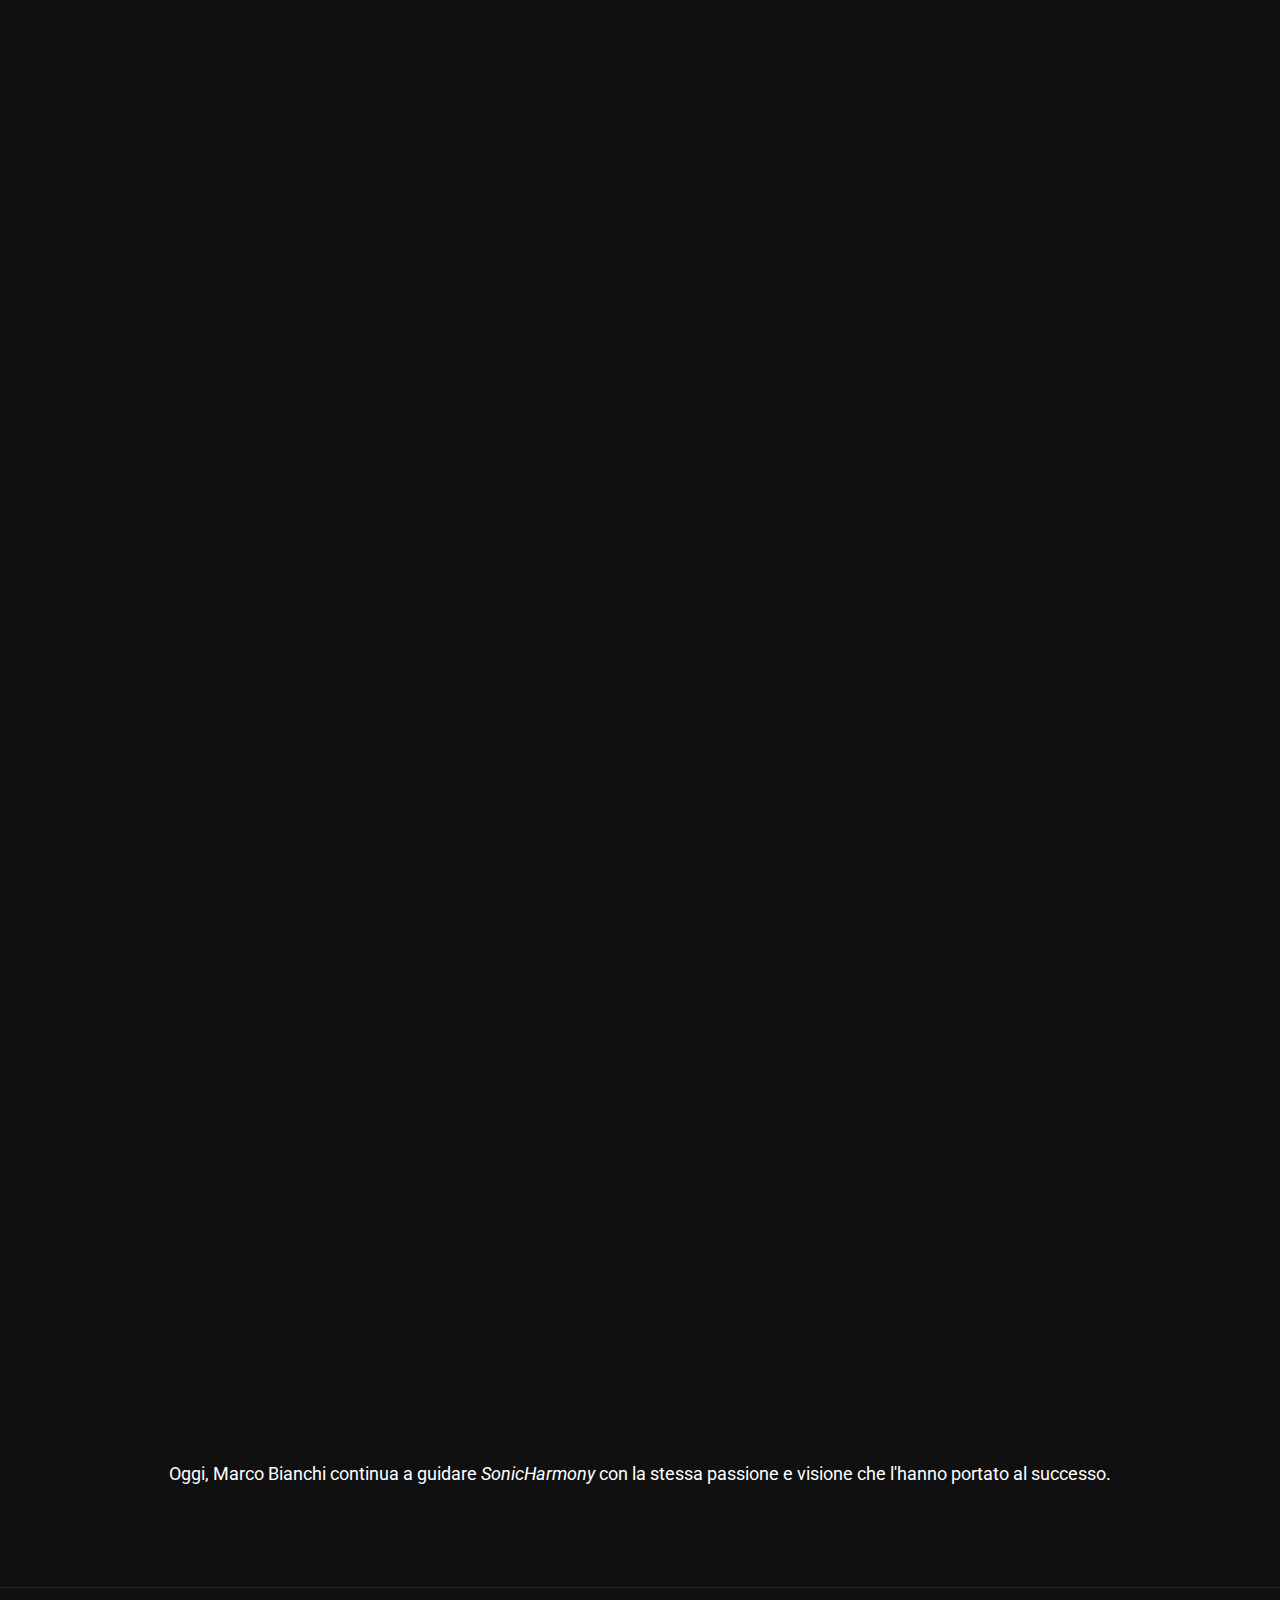
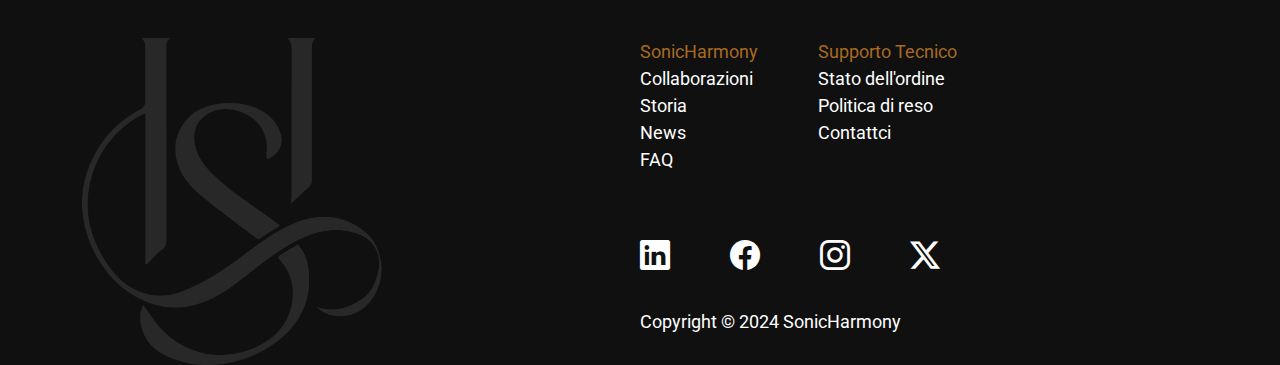
<file: SH/storia.html>
<!doctype html>
<html lang="it">
<head>
<meta charset="utf-8">
<meta name="viewport" content="width=device-width, initial-scale=1">
<title>SonicHarmony - Storia</title>
<meta name="title" property="og:title" content="SonicHarmony">
<meta name="description" property="og:description" content="Esplora il mondo dell'audio con i nostri altoparlanti dal design unico. Ogni suono è frutto di passione e ricerca, per offrirti un'esperienza indimenticabile. Scopri la bellezza del suono distintivo e innovativo che abbiamo creato per te.">
<meta name="author" content="Salvatore Petraglia">
<meta property="og:type" content="website">
<meta property="og:url" content="https://www.salvatorepetraglia.com/SonicHarmony">
<meta property="og:image" content="img/OpenGraph.png">
<link rel="icon" type="image/png" sizes="32x32" href="Favicons/favicon-32x32.png">
<link rel="icon" type="image/png" sizes="96x96" href="Favicons/favicon-96x96.png">
<link rel="icon" type="image/png" sizes="16x16" href="Favicons/favicon-16x16.png">
<link href="https://cdn.jsdelivr.net/npm/bootstrap@5.3.3/dist/css/bootstrap.min.css" rel="stylesheet" integrity="sha384-QWTKZyjpPEjISv5WaRU9OFeRpok6YctnYmDr5pNlyT2bRjXh0JMhjY6hW+ALEwIH" crossorigin="anonymous">
<link rel="stylesheet" href="https://cdn.jsdelivr.net/npm/swiper@11/swiper-bundle.min.css"/>
<link rel="preconnect" href="https://fonts.googleapis.com">
<link rel="preconnect" href="https://fonts.gstatic.com" crossorigin>
<link href="https://fonts.googleapis.com/css2?family=Bebas+Neue&family=Roboto:wght@400;500;700&family=Zen+Dots&display=swap" rel="stylesheet">
<link rel="stylesheet" href="https://cdn.jsdelivr.net/npm/swiper@11/swiper-bundle.min.css"/>
<link href="https://unpkg.com/aos@2.3.1/dist/aos.css" rel="stylesheet">
<link href="css/main.css" rel="stylesheet" type="text/css">
</head>

<body>
<header class="position-absolute t-0 s-0 w-100 z-2">
  <div id="hamburger" class="position-fixed d-flex d-lg-none"> <span></span> <span></span> <span></span> </div>
  <div id="wrapper-menu" class="w-100 d-flex d-lg-none justify-content-center align-items-center">
    <nav>
      <ul class="list-unstyled">
        <li><a href="catalogo.html" title="Sfoglia il Catalogo">Catalogo</a></li>
        <li><a href="#" title="La Nostra Storia">Storia</a></li>
        <li><a data-bs-toggle="offcanvas" href="#staticBackdrop" role="button" aria-controls="staticBackdropLabel" title="Supporto Tecnico">Assistenza</a></li>
        <li><a href="rivenditori.html" title="Trova un Rivenditore">Rivenditori</a></li>
      </ul>
    </nav>
  </div>
  <div id="menu" class="container d-flex justify-content-between align-items-center"> <a href= "index.html" class="logo"><img src="img/Logo.png" alt="logo" title="logo"/></a>
    <nav>
      <ul class="d-none d-lg-flex list-unstyled mb-0">
        <li><a href="catalogo.html" title="Sfoglia il Catalogo">Catalogo</a></li>
        <li><a href="#" title="La Nostra Storia">Storia</a></li>
        <li><a data-bs-toggle="offcanvas" href="#staticBackdrop" role="button" aria-controls="staticBackdropLabel"  title="Supporto Tecnico">Assistenza</a></li>
        <li><a href="rivenditori.html" title="Trova un Rivenditore">Rivenditori</a></li>
      </ul>
    </nav>
  </div>
  <div class="offcanvas offcanvas-start" data-bs-backdrop="static" tabindex="-1" id="staticBackdrop" aria-labelledby="staticBackdropLabel">
    <div class="offcanvas-header">
      <h5 class="offcanvas-title" id="staticBackdropLabel">Contatti</h5>
      <button type="button" class="btn-close" data-bs-dismiss="offcanvas" aria-label="Close"></button>
    </div>
    <div class="offcanvas-body">
      <div>
        <nav>
          <ul class="list-unstyled">
            <li><i class="bi bi-telephone"></i>800 001 002</li>
            <li><i class="bi bi-chat"></i> Scrivici
              <form>
                <input type="text" name="nome" placeholder=" Nome">
                <input type="email" name="email" placeholder=" E-mail">
                <textarea name="richiesta" placeholder=" Descrivi la tua esperienza..."></textarea>
                <input class="btn btn-warning w-100" type="submit" name="invia" value="Invia">
              </form>
            </li>
          </ul>
        </nav>
      </div>
    </div>
  </div>
</header>
<main>
  <section id="hero-storia" class="storia container-fluid gx-0">
    <div id="ombra"></div>
    <img id="frame" src="img/desktop-storia.webp" alt="desktop-storia"/>
    <div class="titolo container position-relative" data-aos="fade-right" data-aos-duration="1000">
      <h1>LA NOSTRA<br class="d-block d-sm-none d-md-block">
        STORIA</h1>
    </div>
  </section>
  <section id="first-verse">
    <div class="container">
      <div class="testi-dx col col-xl-6">
        <div class="col col-xl-8" data-aos="fade-up" data-aos-anchor-placement="top-bottom" data-aos-duration="1000">
          <h2>Primi anni</h2>
          <p>Nella vivace città di Napoli, con le sue strade animate e la sua cultura eclettica, c'è un uomo che ha trasformato la passione per il suono e l'arte in un'impresa unica nel suo genere. Quest'uomo è Marco Bianchi, l'ispirato fondatore di <span>SonicHarmony</span>.</p>
          <p>Fin dalla giovinezza, Marco è stato affascinato dall'incanto della musica e dalla bellezza che può emanare attraverso il suono. Cresciuto in una città ricca di creatività, ha sviluppato un profondo rispetto per l'estetica e l'arte. Tuttavia, la sua vera passione risiedeva nell'unire queste due forme d'arte in un'unica esperienza sensoriale.</p>
          <p>Con questa visione in mente, Marco ha dato vita a <span>SonicHarmony</span>, un'azienda all'avanguardia nel campo degli altoparlanti audio di alta gamma.</p>
        </div>
        <div class="bianchi-tab col d-xl-none" data-aos="zoom-in" data-aos-anchor-placement="top-bottom" data-aos-duration="1000" data-aos-delay="100"><img src="img/Tablet-Storia-Section1.webp" class="w-100" alt="marco bianchi" title="Marco Bianchi"/></div>
      </div>
      <div id="contenitore-bianchi" data-aos="fade-right" data-aos-anchor-placement="top-center" data-aos-duration="1000">
        <div class="bianchi d-none d-xl-flex"><img src="img/Desktop-Storia-Section1.webp" alt="marco bianchi" title="Marco Bianchi"/></div>
      </div>
    </div>
  </section>
  <section id="second-verse">
    <div class="container">
      <div class="testi-sx col col-xl-6">
        <div class="col col-xl-8" data-aos="fade-up" data-aos-anchor-placement="top-bottom" data-aos-duration="1000">
          <h2>La forma del suono</h2>
          <p>La caratteristica distintiva dei suoi prodotti non è solo la qualità audio impeccabile, ma anche la loro straordinaria bellezza visiva.</p>
          <p>Ogni altoparlante è un'opera d'arte unica, plasmata dalle mani di scultori diversi, ognuno con il proprio stile e la propria ispirazione.</p>
          <p>Le opere d'arte sonore di <span>SonicHarmony</span> non sono solo dispositivi per riprodurre musica; sono veri e propri monumenti alla diversità artistica e alla maestria artigianale.</p>
          <p>Ogni dettaglio, dalle curve eleganti della cassa alle sfumature di colore e texture, è stato progettato con cura e passione, incarnando l'anima vivace e creativa della città di Napoli.</p>
        </div>
        <div class="scultore-tab col d-xl-none" data-aos="zoom-in" data-aos-anchor-placement="top-bottom" data-aos-duration="1000" data-aos-delay="100"><img src="img/Tablet-Storia-Section2.webp" class="w-100" alt="scultore" title="Scultore"/></div>
      </div>
      <div id="contenitore-scultore" data-aos="fade-left" data-aos-anchor-placement="top-center" data-aos-duration="1000">
        <div class="scultore d-none d-xl-flex"><img src="img/Desktop-Storia-Section2.webp" alt="scultore" title="Scultore"/></div>
      </div>
    </div>
  </section>
  <div class="last-verse d-block d-xl-none">
    <p>Oggi, Marco Bianchi continua a guidare <span>SonicHarmony</span> con la stessa passione e visione che l'hanno portato al successo. </p>
  </div>
  <section id="foto-colonne">
    <div class="pills container">
      <div id="foto-pills">
        <div class="pill" data-aos="fade-up" data-aos-anchor-placement="center-bottom" data-aos-duration="1000"><img src="img/S1.webp" alt="marco bianchi" title="Marco Bianchi"/></div>
        <div class="pill" data-aos="fade-down" data-aos-anchor-placement="center-bottom" data-aos-duration="1000"><img src="img/S2.webp" alt="marco bianchi" title="Marco Bianchi"/></div>
        <div class="pill" data-aos="fade-up" data-aos-anchor-placement="center-bottom" data-aos-duration="1000"><img src="img/S3.webp" alt="marco bianchi" title="Marco Bianchi"/></div>
        <div class="pill" data-aos="fade-down" data-aos-anchor-placement="center-bottom" data-aos-duration="1000"><img src="img/S4.webp" alt="marco bianchi" title="Marco Bianchi"/></div>
        <div class="pill" data-aos="fade-up" data-aos-anchor-placement="center-bottom" data-aos-duration="1000"><img src="img/S5.webp" alt="marco bianchi" title="Marco Bianchi"/></div>
        <div class="pill" data-aos="fade-down" data-aos-anchor-placement="center-bottom" data-aos-duration="1000"><img src="img/S6.webp" alt="marco bianchi" title="Marco Bianchi"/></div>
        <div class="pill" data-aos="fade-up" data-aos-anchor-placement="center-bottom" data-aos-duration="1000"><img src="img/S7.webp" alt="marco bianchi" title="Marco Bianchi"/></div>
        <div class="pill" data-aos="fade-down" data-aos-anchor-placement="center-bottom" data-aos-duration="1000"><img src="img/S8.webp" alt="marco bianchi" title="Marco Bianchi"/></div>
        <div class="pill" data-aos="fade-up" data-aos-anchor-placement="center-bottom" data-aos-duration="1000"><img src="img/S9.webp" alt="marco bianchi" title="Marco Bianchi"/></div>
      </div>
    </div>
  </section>
  <div class="last-verse d-none d-xl-block">
    <p>Oggi, Marco Bianchi continua a guidare <span>SonicHarmony</span> con la stessa passione e visione che l'hanno portato al successo. </p>
  </div>
  <footer class="position-relative">
    <div class="container d-block d-md-flex align-items-top">
      <div id="logo-footer" class="d-none d-md-flex col col-md-6"> <img src="img/Logo.png" alt="logo" title="logo" /> </div>
      <div id="footer-dx" class="col col-md-6">
        <div class="testi-footer d-block d-md-flex">
          <div class="left-txt d-flex flex-column">
            <p>SonicHarmony</p>
            <a href="#">Collaborazioni</a> <a href="#">Storia</a> <a href="#">News</a> <a href="#">FAQ</a> </div>
          <div class="right-txt d-flex flex-column">
            <p>Supporto Tecnico</p>
            <a href="rivenditori.html">Stato dell'ordine</a> <a href="#">Politica di reso</a> <a data-bs-toggle="offcanvas" href="#staticBackdrop" role="button" aria-controls="staticBackdropLabel">Contattci</a> </div>
        </div>
        <div id="social" class="d-flex"><a href="https://www.linkedin.com/"> <i class="bi bi-linkedin"></i></a><a href="https://www.facebook.com/"> <i class="bi bi-facebook"></i></a><a href="https://www.instagram.com/"> <i class="bi bi-instagram"></i></a><a href="https://twitter.com/"> <i class="bi bi-twitter-x"></i></a></div>
        <div id="copy">
          <p>Copyright © 2024 SonicHarmony</p>
        </div>
        <div id="logo-footer-tab" class="d-block d-md-none position-absolute"> <img src="img/Logo.png" class="w-100" alt="logo" title="logo" /> </div>
      </div>
    </div>
  </footer>
</main>
<script src="https://cdn.jsdelivr.net/npm/bootstrap@5.3.3/dist/js/bootstrap.bundle.min.js" integrity="sha384-YvpcrYf0tY3lHB60NNkmXc5s9fDVZLESaAA55NDzOxhy9GkcIdslK1eN7N6jIeHz" crossorigin="anonymous"></script> 
<script src="https://cdn.jsdelivr.net/npm/swiper@11/swiper-bundle.min.js"> </script> 
<script src="https://unpkg.com/aos@2.3.1/dist/aos.js"></script> 
<script type="text/javascript" src="js/main.js"></script>
</body>
</html>
</file>
<file: SH/css/main.css>
@import url("https://cdn.jsdelivr.net/npm/bootstrap-icons@1.11.3/font/bootstrap-icons.min.css");
body {
  font-family: "Roboto", sans-serif;
  font-weight: 400;
  font-size: 18px;
  font-style: normal;
  background-color: #101010;
  color: #FFFFFF;
  overflow-x: hidden;
}
h1, h2 {
  font-family: "Bebas Neue", sans-serif;
  font-weight: 400;
  font-style: normal;
  line-height: 80%;
}
h1 {
  font-size: 86px;
  text-align: left;
  margin-bottom: 0;
}
h2 {
  font-size: 44px;
  color: #A86A22;
}
h3 {
  font-family: "Roboto", sans-serif;
  font-weight: 500;
  font-style: normal;
}
h4 {
  font-family: "Roboto", sans-serif;
  font-weight: 900;
  font-style: normal;
  margin-bottom: 0;
}
h5 {
  font-family: "Zen Dots", sans-serif;
  font-weight: 400;
  font-size: 27px;
  font-style: normal;
  text-align: center;
}
p {
  margin-bottom: 0;
}
a {
  text-decoration: none;
  color: #FFFFFF;
}
a:hover {
  fill: #CF852F;
}
header .logo img {
  width: 50px;
}
#menu nav ul li a {
  margin-left: 30px;
}
#menu nav ul li a:hover {
  color: #CF852F;
}
#menu {
  margin-top: 20px;
}
#hamburger {
  top: 30px;
  right: 20px;
  width: 35px;
  height: 30px;
  cursor: pointer;
  z-index: 10;
}
#hamburger span {
  position: absolute;
  top: 0;
  right: 0;
  width: 100%;
  height: 3px;
  background-color: #FFFFFF;
  border-radius: 100px;
  transition: all 0.5s ease-out;
}
#hamburger span:nth-of-type(2) {
  top: 10px;
  width: 70%;
}
#hamburger span:nth-of-type(3) {
  top: 20px;
  width: 40%;
}
#hamburger.chiudi span:nth-of-type(1) {
  opacity: 0;
  width: 0px;
}
#hamburger.chiudi span:nth-of-type(2) {
  top: 10px;
  width: 100%;
  transform: rotate(45deg);
}
#hamburger.chiudi span:nth-of-type(3) {
  top: 10px;
  width: 100%;
  transform: rotate(-45deg);
}
#wrapper-menu {
  height: 100vh;
  position: fixed;
  top: 0;
  right: -200%;
  background-color: #101010;
  transition: all 0.5s ease-out;
  background-image: url("../img/Logo-trasparente.png");
  background-repeat: no-repeat;
  background-size: 90%;
  background-position: top 50% left 50%;
}
#wrapper-menu nav ul li a {
  font-size: 32px;
  font-weight: 900;
}
#wrapper-menu.open {
  right: 0;
}
#wrapper-menu nav ul li {
  transform: translateX(200%);
  transition: all .5s ease-out .6s;
}
#wrapper-menu nav ul li:nth-of-type(2) {
  transition-delay: .8s;
}
#wrapper-menu nav ul li:nth-of-type(3) {
  transition-delay: 1s;
}
#wrapper-menu nav ul li:nth-of-type(4) {
  transition-delay: 1.2s;
}
#wrapper-menu nav ul li:nth-of-type(5) {
  transition-delay: 1.4s;
}
#wrapper-menu.voci-menu nav ul li {
  opacity: 1;
  transform: translateX(0);
}
.offcanvas {
  background-color: #464646;
  color: #101010;
}
.offcanvas-body nav ul li {
  color: #FFFFFF;
  font-size: 27px;
  font-weight: 500;
  margin-bottom: 10px;
}
.offcanvas-body nav ul li i {
  margin-right: 20px;
}
form textarea {
  width: 100%;
  height: 150px;
  resize: none;
  border-radius: 10px;
  font-size: 18px;
}
input[type="text"], input[type="email"] {
  width: 100%;
  height: 40px;
  border-radius: 10px;
  border: none;
  font-size: 18px;
  margin-bottom: 15px;
}
input[type="text"] {
  margin-top: 10px;
}
.btn-warning {
  border: solid 2px #A86A22;
  border-radius: 100px;
  background-color: #A86A22;
  color: #FFFFFF;
}
.btn-warning:hover {
  border: solid 2px #CF852F;
  border-radius: 100px;
  background-color: #CF852F;
  color: #FFFFFF;
}
#frame, #hero-homepage, #hero-storia, #hero-catalogo {
  width: 100vw;
  height: 510px;
  object-fit: cover;
  object-position: center;
}
#hero-homepage #frame, #hero-storia #frame {
  object-position: right;
}
.titolo {
  top: -185px;
}
.titolo h4 {
  text-align: left;
  font-size: 19px;
}
.designer-tab {
  margin-bottom: 50px;
}
#first-verse, #primo-verso {
  margin: 100px 0px 100px 0px;
}
#primo-verso .testi-dx p, .testi-sin p, #primo-verso h2, #secondo-verso h2, #first-verse h2, #first-verse p, #second-verse h2, #second-verse p {
  margin-bottom: 30px;
}
#rivenditori h2, #rivenditori h4, #offerta h2, #offerta h4 {
  margin-bottom: 20px;
}
#secondo-verso h3 {
  margin-bottom: 0px;
}
#secondo-verso {
  margin-bottom: 100px;
}
#primo-verso .btn, #secondo-verso .btn, #carousel .btn, #rivenditori .btn, #offerta .btn {
  width: 70%;
}
#bottone-pv, #bottone-sv {
  display: flex;
  justify-content: center;
}
#secondo-verso, #rivenditori, #carousel {
  margin-bottom: 100px;
}
#second-verse {
  margin-bottom: 50px;
}
#first-verse .container, #primo-verso .container {
  display: flex;
  align-items: center;
  flex-direction: row-reverse;
}
#second-verse .container {
  display: flex;
  align-items: center;
}
.testi-dx {
  transform: translateX(0px);
}
.scultore img {
  border-radius: 50px 0px 0px 50px;
}
.bianchi img, .designer img {
  border-radius: 0px 50px 50px 0px;
}
.scultore-tab img, .bianchi-tab img, .designer-tab img {
  border-radius: 40px;
}
.cone {
  display: flex;
  align-items: center;
}
.testi-sin {
  position: relative;
}
.cono-tab img {
  width: 350px;
}
.cono-tab img, .cono img {
  animation: rotate 1s linear infinite;
  animation-play-state: paused;
  animation-delay: calc(var(--scroll) * -1s);
  animation-iteration-count: 1;
  animation-fill-mode: both;
}
@keyframes rotate {
  to {
    transform: rotate(360deg);
  }
}
.cono-tab {
  position: absolute;
  top: 50%;
  left: 50%;
  transform: translate(-50%, -50%);
  width: 100%;
  justify-content: end;
}
#carousel h2 .swiper {
  width: 100%;
  padding-top: 50px;
  padding-bottom: 50px;
}
.swiper-slide {
  background-position: center;
  background-size: cover;
  width: 250px;
  height: 250px;
}
.swiper-slide img {
  display: block;
  width: 100%;
}
.swiper-slide:not(.swiper-slide-active, .swiper-slide-prev, .swiper-slide-next) {
  opacity: 0;
}
.swiper-slide-prev, .swiper-slide-next {
  opacity: 0.5;
}
.swiper-button-next, .swiper-button-prev {
  color: #A86A22;
}
.swiper-button-next:hover, .swiper-button-prev:hover, .testi-footer a:hover, #social a:hover {
  color: #CF852F;
}
.swiper-3d {
  perspective: 100px;
}
.puntatore i {
  color: #767676;
  cursor: pointer;
}
.puntatore i:hover {
  color: #B3B3B3;
}
#napoli {
  top: 310px;
  left: 285px;
}
#roma {
  top: 256px;
  left: 217px;
}
#sanmarino {
  top: 151px;
  left: 215px;
}
#bologna {
  top: 120px;
  left: 173px;
}
#genova {
  top: 124px;
  left: 80px;
}
#torino {
  top: 90px;
  left: 32px;
}
.city {
  opacity: 0;
}
.city.rivela {
  opacity: 1;
  font-size: 18px;
}
#cities h2 {
  color: #FFFFFF;
}
#offerta .container-fluid {
  background-image: url("../img/footer-homepage.webp");
  background-repeat: no-repeat;
  background-position: center;
  height: 80vh;
  display: flex;
  flex-direction: column;
  justify-content: center;
}
.testi-promo {
  text-align: center;
  align-content: center;
}
#logo-footer img, #logo-footer-tab img {
  opacity: 0.1;
}
#social i {
  font-size: 50px;
  margin-right: 50px;
}
#social a {
  color: #FFFFFF;
}
footer {
  padding-top: 77px;
}
.testi-footer, #social {
  margin-bottom: 100px;
}
.testi-footer p {
  margin-bottom: 0;
  color: #A86A22;
}
.testi-footer a {
  text-decoration: none;
  color: #FFFFFF;
}
#foto-colonne {
  height: 300px;
  display: flex;
}
#foto-pills {
  display: flex;
  justify-content: center;
}
.pills.container {
  display: flex;
  align-items: center;
  justify-content: center;
}
.pill img {
  width: 80%;
}
.last-verse {
  text-align: center;
  margin-bottom: 30;
}
.last-verse span, .testi-dx span, .testi-sx span {
  font-style: italic;
}
#rivendite {
  width: 100%;
  height: 510px;
  position: absolute;
  top: 0px;
  left: 0px;
  display: flex;
  align-items: center;
  background: linear-gradient(180deg, rgba(16, 16, 16, 1)-70%, rgba(16, 16, 16, 0) 100%);
}
#contenitore-btn {
  width: 100%;
  display: flex;
  align-items: center;
  justify-content: space-between;
}
#left-btn, #right-btn, #right-btn span {
  display: flex;
  flex-direction: column;
}
#left-btn {
  display: none;
}
#cities {
  display: flex;
  flex-direction: column;
  align-items: flex-start;
  margin-left: 20px;
}
.city-btn {
  border: solid 2px #A86A22;
  background-color: #A86A22;
  color: #FFFFFF;
  margin-bottom: 20px;
  text-align: center;
  width: 30vw;
}
.city-btn:hover {
  border: solid 2px #CF852F;
  background-color: #CF852F;
  color: #FFFFFF;
}
#right-btn .city-btn {
  border-radius: 120px 0px 0px 120px;
}
#left-btn .city-btn {
  border-radius: 0px 120px 120px 0px;
}
#cities h4 {
  margin-bottom: 10px;
}
#ombra {
  position: absolute;
  top: 0;
  left: 0;
  width: 100vw;
  height: 510px;
  background: linear-gradient(180deg, rgba(16, 16, 16, 1)-70%, rgba(16, 16, 16, 0) 100%);
}
.cards {
  width: 100vw;
  height: 190px;
  top: 320px;
  right: -200%;
  background-color: rgba(16, 16, 16, 0.70);
  border-radius: 55px 0px 0px 0px;
  transition: all .5s ease-out
}
.cards.slide {
  right: 0;
}
.contenitore-el {
  width: 100vw;
  height: 195px;
  display: flex;
}
#card-img1, #card-img2, #card-img3, #card-img4 {
  display: flex;
  flex-direction: column;
  align-items: center;
  padding-right: 10px;
}
.elementi {
  display: flex;
  justify-content: space-evenly;
  align-items: center;
}
#card-img1 img, #card-img2 img, #card-img3 img, #card-img4 img {
  width: 200px;
  margin-bottom: 10px;
}
#selection {
  height: 120px;
  display: flex;
  align-items: center;
}
#card-img1 .btn, #card-img2 .btn, #card-img3 .btn, #card-img4 .btn {
  width: 200px;
}
.speaker img {
  width: 100px;
  height: 100px;
  border: 2px solid #282828;
  border-radius: 100%;
  object-fit: contain;
  opacity: 0.5;
}
.speaker img:hover {
  opacity: 1;
  border: 2px solid #A86A22;
}
.speaker img:active {
  border-color: #CF852F;
}
footer {
  padding-top: 50px;
  border-top: 1px solid #282828;
}
#logo-footer img, #logo-footer-tab img {
  opacity: 0.1;
}
#logo-footer img {
  width: 300px;
}
#social {
  justify-content: space-between;
}
#social i {
  font-size: 30px;
  margin-right: 0px;
}
.left-txt, #social {
  margin-bottom: 30px;
}
.testi-footer p {
  margin-bottom: 0;
  color: #A86A22;
}
.testi-footer, .left-txt {
  margin-bottom: 30px;
}
.testi-footer, #copy {
  text-align: center;
}
#logo-footer-tab {
  top: 0;
  left: 0;
  width: 100%;
  padding: 40px 20px;
  pointer-events: none;
}
@keyframes espandi {
  0% {
    transform: scale(0);
    opacity: 1;
  }
  100% {
    transform: scale(4);
    opacity: 0;
  }
}
@media (max-width: 575.98px) {
  h5 {
    margin-bottom: 30px;
  }
  #card-img1 img, #card-img2 img, #card-img3 img, #card-img4 img {
    display: none;
  }
  .speaker img {
    width: 70px;
    height: 70px;
  }
}
@media (max-width: 767.98px) {
  #card-img1 img, #card-img2 img, #card-img3 img, #card-img4 img {
    width: 120px;
  }
}
@media (max-width: 991.98px) {
  .card-text h4 {
    font-size: 16px;
  }
  .card-text p {
    font-size: 16px;
  }
}
@media {
  @media (min-width: 576px) {
    h1, .titolo h4 {
      text-align: center;
    }
    .titolo h4 {
      font-size: 22px;
    }
    #frame, #ombra, #rivendite, #hero-storia, #hero-homepage, #hero-catalogo {
      width: 100%;
      height: 240px;
    }
    #primo-verso .btn, #secondo-verso .btn, #carousel .btn, #rivenditori .btn, #offerta .btn {
      width: 200px;
    }
    #bottone-sv {
      justify-content: flex-start;
    }
    .titolo {
      top: -100px;
    }
    .cono-tab img {
      width: 400px;
    }
    #rivendite {
      align-items: flex-end;
    }
    #right-btn span {
      display: none;
    }
    #left-btn {
      display: flex;
    }
    #cities {
      align-items: center;
    }
    #second-verse {
      margin-bottom: 100px;
    }
    #foto-colonne {
      height: 400px;
    }
    .card-text {
      display: flex;
      gap: 20px;
    }
    .cards {
      height: 105px;
      top: 135px;
    }
    .contenitore-el {
      height: 95px;
    }
    .elementi {
      align-items: self-end;
      flex-direction: row-reverse;
    }
    @media (min-width: 768px) {
      .titolo {
        top: -425px;
      }
      h1 {
        font-size: 168px;
        text-align: left;
      }
      .titolo h4 {
        text-align: left;
        font-size: 36px;
      }
      h2 {
        font-size: 55px;
      }
      #cities h4 {
        font-size: 26px;
      }
      #frame, #ombra, #rivendite, #hero-storia, #hero-homepage, #hero-catalogo {
        width: 100%;
        height: 600px;
      }
      #rivendite {
        align-items: center;
      }
      .swiper-slide {
        width: 350px;
        height: 350px;
      }
      .cards {
        height: 105px;
        top: 495px;
      }
      #card-img1 img, #card-img2 img, #card-img3 img, #card-img4 img {
        width: 200px;
      }
      .testi-footer, #copy {
        text-align: left;
      }
      .left-txt {
        margin-right: 60px;
      }
      #social {
        justify-content: flex-start;
      }
      #social i {
        margin-right: 60px;
      }
      @media (min-width: 992px) {
        .titolo {
          top: -440px;
        }
        h2 {
          font-size: 69px;
        }
        #cities h4 {
          font-size: 28px;
        }
        h5 {
          font-size: 46px;
        }
        #foto-colonne {
          height: 800px;
        }
        #frame, #rivendite, #hero-storia, #hero-homepage, #hero-catalogo {
          width: 100%;
          height: 620px;
        }
        .swiper-slide {
          width: 500px;
          height: 500px;
        }
        .cards {
          height: 145px;
          top: 475px;
        }
        .contenitore-el {
          height: 130px;
        }
        #card-img1 img, #card-img2 img, #card-img3 img, #card-img4 img {
          width: 310px;
        }
        @media (min-width: 1200px) {
          .titolo {
            top: -440px;
          }
          h1 {
            font-size: 168px;
          }
          h2 {
            font-size: 86px;
          }
          #cities h4 {
            font-size: 30px;
          }
          #bottone-pv {
            justify-content: left;
          }
          .testi-dx {
            transform: translateX(200px);
          }
          .swiper-slide {
            width: 600px;
            height: 600px;
          }
          #napoli {
            top: 374px;
            left: 342px;
          }
          #roma {
            top: 311px;
            left: 261px;
          }
          #sanmarino {
            top: 185px;
            left: 258px;
          }
          #bologna {
            top: 148px;
            left: 208px;
          }
          #genova {
            top: 153px;
            left: 99px;
          }
          #torino {
            top: 111px;
            left: 41px;
          }
          .last-verse {
            margin-bottom: 100px;
          }
        }
        @media (min-width: 1400px) {
          .titolo {
            top: -525px;
          }
          #frame, #ombra, #rivendite, #hero-storia, #hero-homepage, #hero-catalogo {
            width: 100%;
            height: 790px;
          }
          #napoli {
            top: 441px;
            left: 400px;
          }
          #roma {
            top: 368px;
            left: 305px;
          }
          #sanmarino {
            top: 219px;
            left: 302px;
          }
          #bologna {
            top: 177px;
            left: 243px;
          }
          #genova {
            top: 182px;
            left: 116px;
          }
          #torino {
            top: 132px;
            left: 49px;
          }
          .cards {
            height: 180px;
            top: 610px;
          }
          .contenitore-el {
            height: 130px;
          }
          .card-text span {
            display: flex;
            gap: 15px;
          }
        }
      }
</file>
